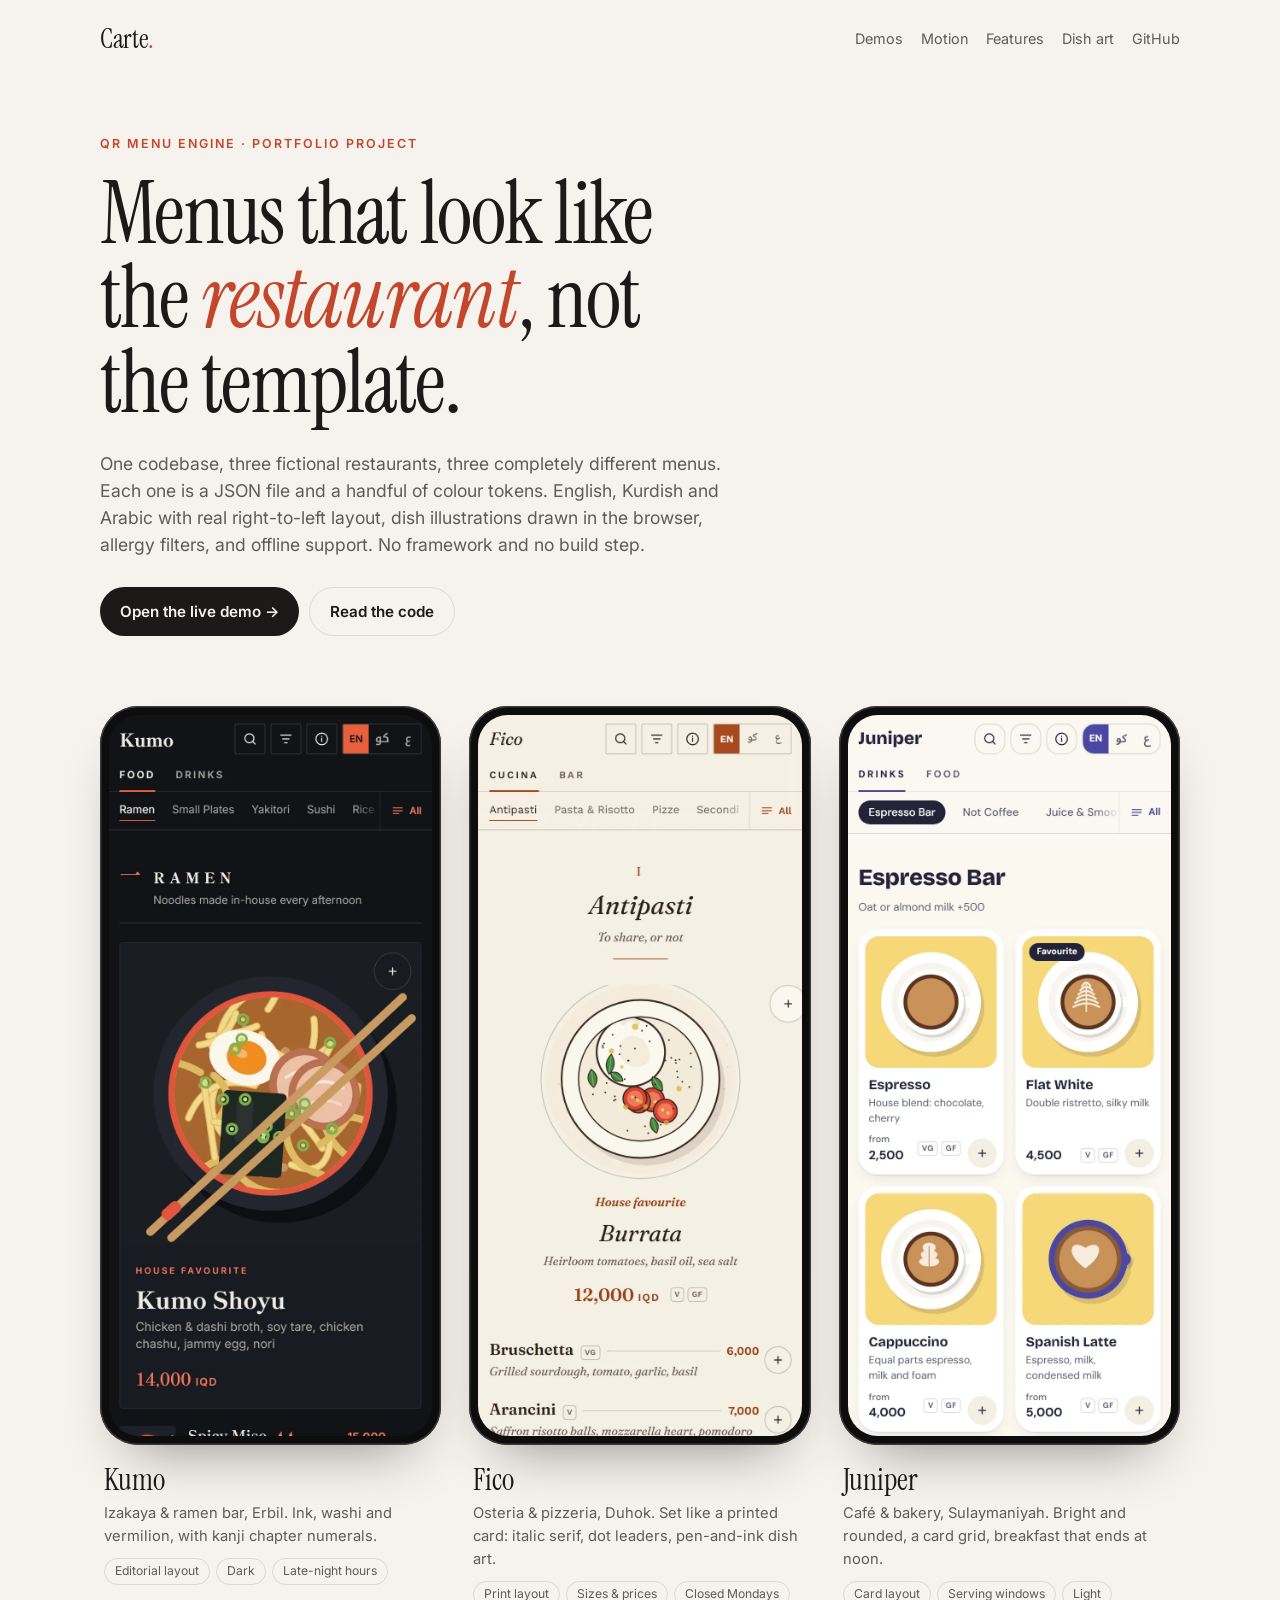
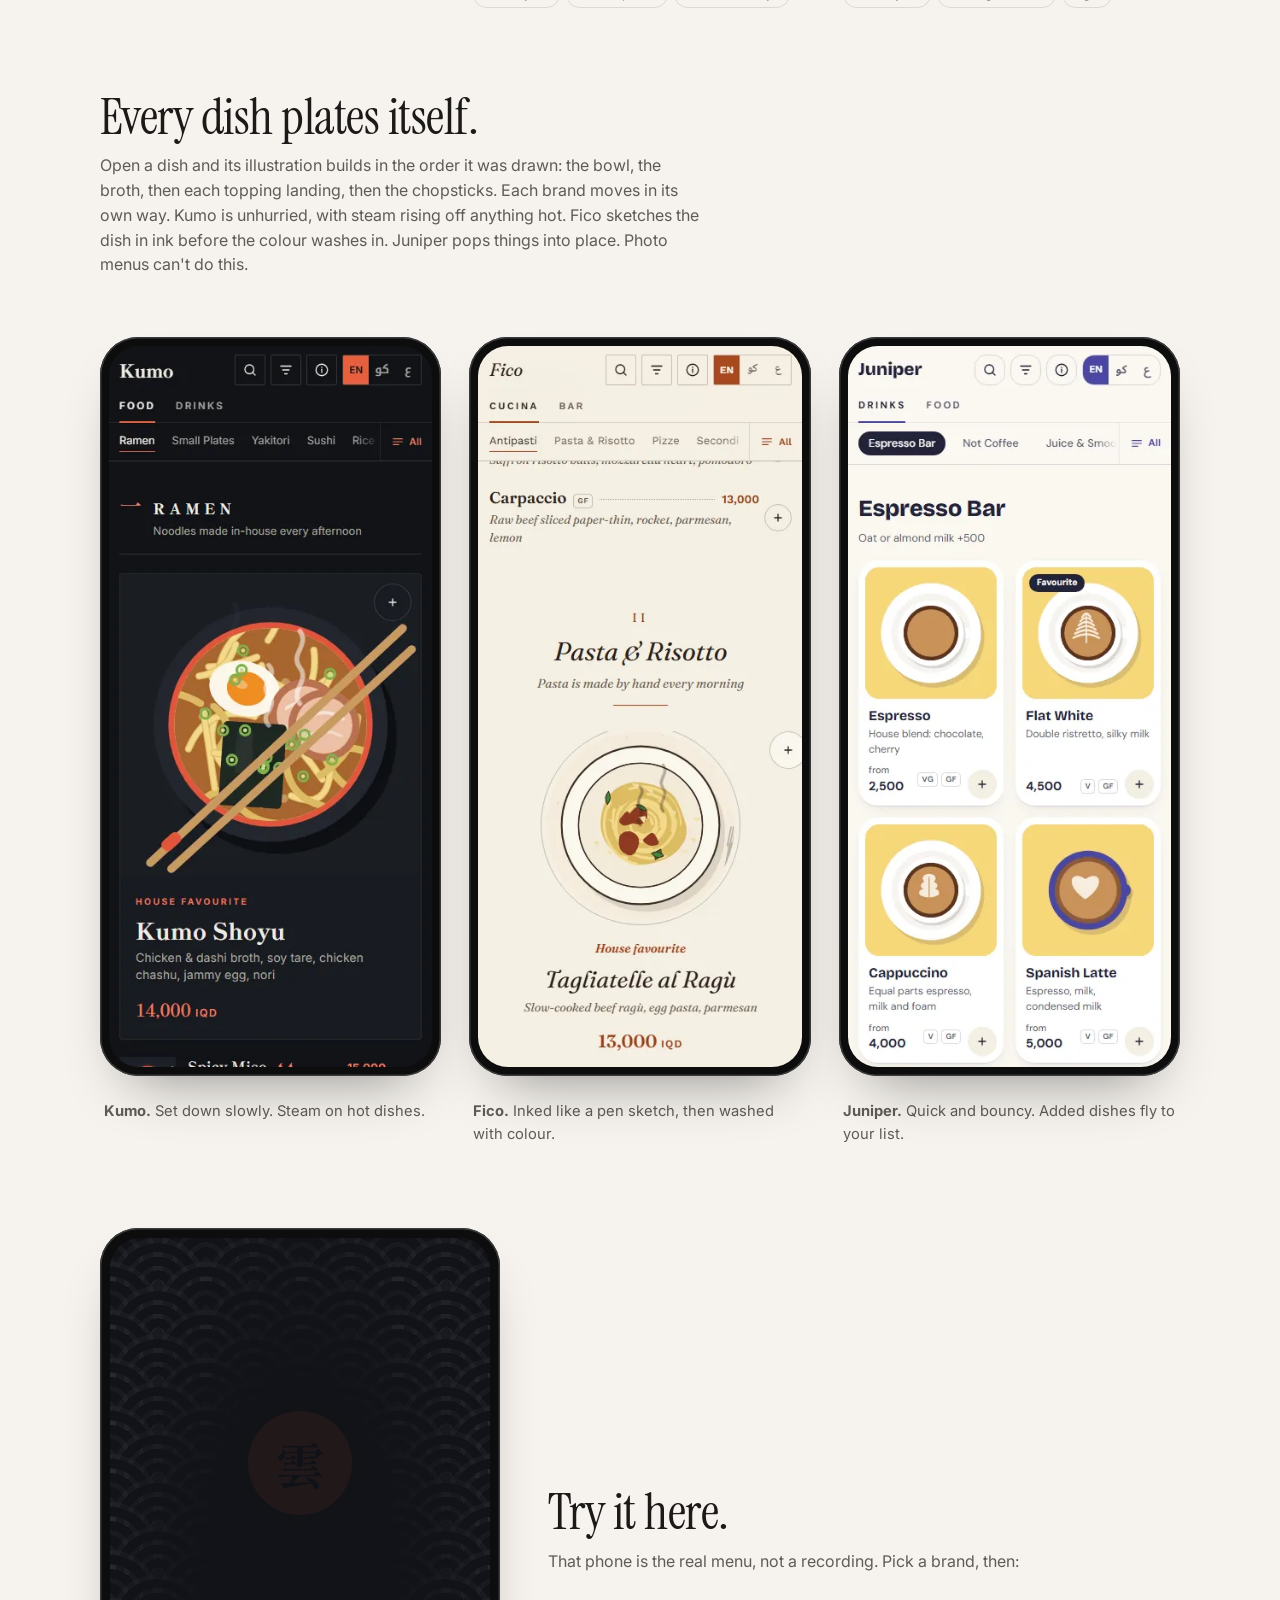
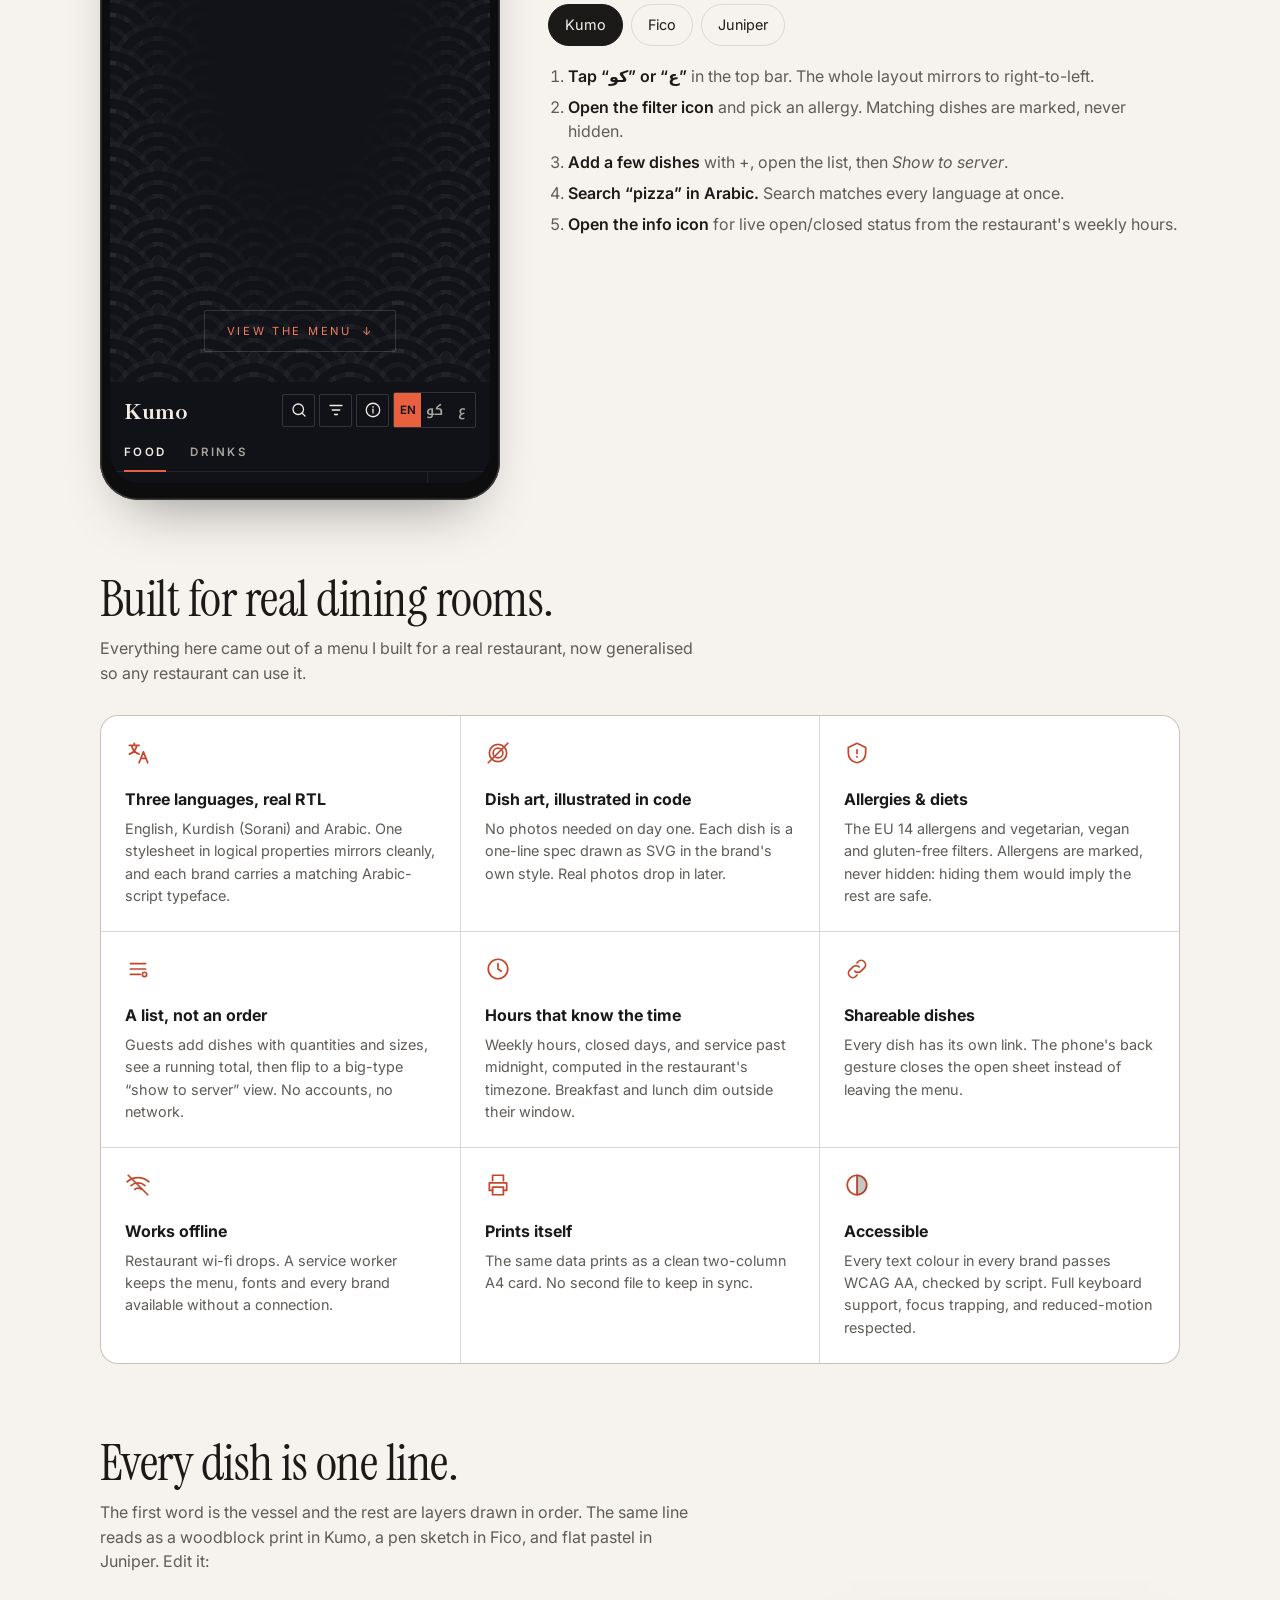
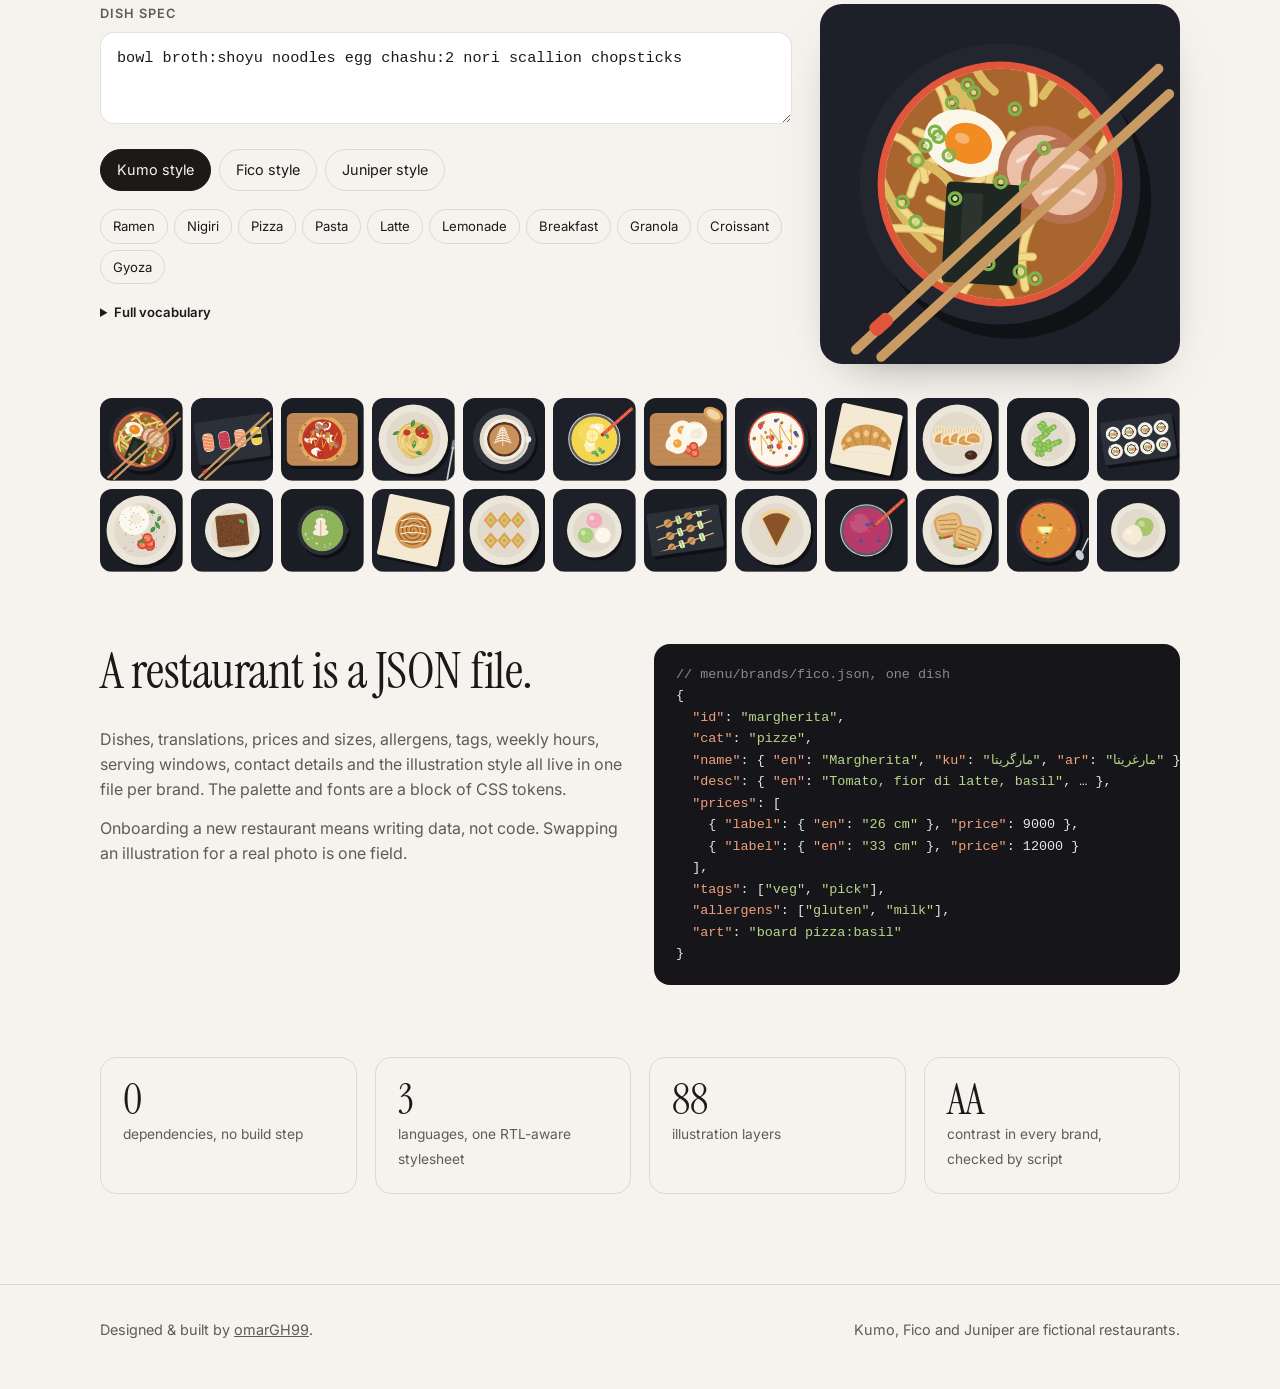
<file: index.html>
<!doctype html>
<html lang="en">
<head>
<meta charset="utf-8">
<meta name="viewport" content="width=device-width, initial-scale=1">
<title>Carte · QR menus, designed</title>
<meta name="description" content="A multilingual QR menu engine: three fictional restaurants, one codebase. English, Kurdish and Arabic with real RTL, dish art illustrated in code, allergy filters, offline support.">
<meta property="og:title" content="Carte · QR menus, designed">
<meta property="og:description" content="One menu engine, any restaurant. Trilingual, RTL, illustrated, offline.">
<meta property="og:image" content="assets/og.png">
<meta name="theme-color" content="#f6f3ee">
<link rel="icon" href="menu/icon.svg" type="image/svg+xml">
<link rel="preconnect" href="https://fonts.googleapis.com">
<link rel="preconnect" href="https://fonts.gstatic.com" crossorigin>
<link rel="stylesheet" href="https://fonts.googleapis.com/css2?family=Instrument+Serif:ital@0;1&family=Inter:wght@400;500;600&display=swap">
<style>
  :root {
    --bg: #f6f3ee;
    --surface: #ffffff;
    --ink: #1b1a19;
    --muted: #5f5b56;
    --line: rgba(27, 26, 25, 0.12);
    --accent: #c4472b;
    --kumo: #111318;
    --fico: #f5efe3;
    --juniper: #f6d77a;
    --serif: 'Instrument Serif', Georgia, serif;
    --sans: 'Inter', system-ui, -apple-system, 'Segoe UI', sans-serif;
  }
  @media (prefers-color-scheme: dark) {
    :root:not([data-theme="light"]) {
      --bg: #141312;
      --surface: #1d1c1a;
      --ink: #f2efea;
      --muted: #a9a49d;
      --line: rgba(242, 239, 234, 0.14);
      --accent: #ec7a5c;
    }
  }

  * { box-sizing: border-box; }
  html { scroll-behavior: smooth; }
  body { margin: 0; background: var(--bg); color: var(--ink); font-family: var(--sans); line-height: 1.55; }
  a { color: inherit; }
  img { display: block; max-inline-size: 100%; }
  .wrap { max-inline-size: 1120px; margin: 0 auto; padding: 0 20px; }

  /* nav */
  .nav { display: flex; align-items: center; justify-content: space-between; gap: 16px; padding: 18px 0; }
  .brand { font-family: var(--serif); font-size: 1.7rem; text-decoration: none; letter-spacing: -0.01em; }
  .brand i { color: var(--accent); }
  .nav ul { display: flex; gap: 18px; margin: 0; padding: 0; list-style: none; font-size: 0.9rem; }
  .nav ul a { text-decoration: none; color: var(--muted); }
  .nav ul a:hover { color: var(--ink); }
  @media (max-width: 560px) { .nav ul li:not(:last-child) { display: none; } }

  /* hero */
  .hero { padding: 56px 0 40px; }
  .eyebrow { margin: 0 0 18px; font-size: 0.78rem; font-weight: 600; letter-spacing: 0.16em; text-transform: uppercase; color: var(--accent); }
  h1 { margin: 0; max-inline-size: 15ch; font-family: var(--serif); font-weight: 400; font-size: clamp(2.8rem, 8vw, 5.4rem); line-height: 0.98; letter-spacing: -0.02em; }
  h1 em { color: var(--accent); }
  .lede { max-inline-size: 58ch; margin: 24px 0 0; font-size: 1.1rem; color: var(--muted); }
  .ctas { display: flex; flex-wrap: wrap; gap: 10px; margin-top: 28px; }
  .btn { display: inline-flex; align-items: center; gap: 8px; padding: 12px 20px; border-radius: 999px; font-weight: 600; font-size: 0.95rem; text-decoration: none; }
  .btn-solid { background: var(--ink); color: var(--bg); }
  .btn-line { border: 1px solid var(--line); }
  .btn-line:hover { border-color: var(--ink); }

  /* phones */
  .phones { display: grid; grid-template-columns: repeat(3, minmax(0, 1fr)); gap: 28px; padding: 30px 0 10px; }
  @media (max-width: 820px) {
    .phones { grid-template-columns: none; grid-auto-flow: column; grid-auto-columns: 74%; overflow-x: auto; scroll-snap-type: x mandatory; padding-bottom: 14px; margin: 0 -20px; padding-inline: 20px; }
    .phones > * { scroll-snap-align: center; }
  }
  .demo { margin: 0; }
  .phone {
    position: relative;
    display: block;
    aspect-ratio: 390 / 844;
    border-radius: 38px;
    padding: 9px;
    background: #0d0d0e;
    box-shadow: 0 30px 60px -30px rgba(0, 0, 0, 0.45), inset 0 0 0 1.5px #3a3a3c;
    transition: transform 0.3s ease;
  }
  .phone:hover { transform: translateY(-6px); }
  .phone img { inline-size: 100%; block-size: 100%; object-fit: cover; object-position: top; border-radius: 30px; }
  .demo figcaption { padding: 18px 4px 0; }
  .demo h2 { margin: 0; font-family: var(--serif); font-weight: 400; font-size: 1.9rem; line-height: 1.1; }
  .demo p { margin: 6px 0 0; font-size: 0.92rem; color: var(--muted); }
  .demo .tags { display: flex; flex-wrap: wrap; gap: 6px; margin-top: 10px; }
  .tag { padding: 3px 10px; border: 1px solid var(--line); border-radius: 999px; font-size: 0.76rem; color: var(--muted); }

  section { padding: 72px 0 0; }
  .sec-head { display: grid; gap: 10px; margin-bottom: 30px; }
  h2.title { margin: 0; font-family: var(--serif); font-weight: 400; font-size: clamp(2rem, 5vw, 3.2rem); line-height: 1.05; letter-spacing: -0.01em; }
  .sec-head p { margin: 0; max-inline-size: 60ch; color: var(--muted); }

  /* try it */
  .try { display: grid; grid-template-columns: 400px minmax(0, 1fr); gap: 48px; align-items: center; }
  @media (max-width: 900px) { .try { grid-template-columns: 1fr; } .try .phone { display: none; } }
  .try .phone { inline-size: 400px; padding: 10px; }
  .narrow-only { display: none; }
  @media (max-width: 900px) { .wide-only { display: none; } .narrow-only { display: inline; } }
  .try iframe { inline-size: 100%; block-size: 100%; border: 0; border-radius: 30px; background: #111; }
  .switch { display: flex; flex-wrap: wrap; gap: 8px; margin: 18px 0; }
  .switch button { padding: 9px 16px; border: 1px solid var(--line); border-radius: 999px; background: none; color: var(--ink); font: inherit; font-size: 0.9rem; cursor: pointer; }
  .switch button[aria-pressed="true"] { background: var(--ink); color: var(--bg); border-color: var(--ink); }
  .steps { margin: 0; padding-inline-start: 20px; color: var(--muted); }
  .steps li { margin: 6px 0; }
  .steps strong { color: var(--ink); font-weight: 600; }

  /* features */
  .features { display: grid; grid-template-columns: repeat(3, minmax(0, 1fr)); gap: 1px; background: var(--line); border: 1px solid var(--line); border-radius: 18px; overflow: hidden; }
  @media (max-width: 900px) { .features { grid-template-columns: repeat(2, minmax(0, 1fr)); } }
  @media (max-width: 560px) { .features { grid-template-columns: 1fr; } }
  .feature { padding: 24px; background: var(--surface); }
  .feature h3 { margin: 0 0 6px; font-size: 1rem; }
  .feature p { margin: 0; font-size: 0.9rem; color: var(--muted); }
  .feature svg { inline-size: 26px; block-size: 26px; margin-bottom: 14px; fill: none; stroke: var(--accent); stroke-width: 1.6; stroke-linecap: round; stroke-linejoin: round; }

  /* art playground */
  .play { display: grid; grid-template-columns: minmax(0, 1fr) 360px; gap: 28px; align-items: start; }
  @media (max-width: 820px) { .play { grid-template-columns: 1fr; } }
  .play label { display: block; margin-bottom: 8px; font-size: 0.8rem; font-weight: 600; letter-spacing: 0.08em; text-transform: uppercase; color: var(--muted); }
  .play textarea {
    inline-size: 100%;
    min-block-size: 92px;
    padding: 14px 16px;
    border: 1px solid var(--line);
    border-radius: 14px;
    background: var(--surface);
    color: var(--ink);
    font: 500 0.95rem/1.5 ui-monospace, 'Cascadia Code', Menlo, monospace;
    resize: vertical;
  }
  .presets { display: flex; flex-wrap: wrap; gap: 6px; margin-top: 14px; }
  .presets button { padding: 6px 12px; border: 1px solid var(--line); border-radius: 999px; background: none; color: var(--ink); font: inherit; font-size: 0.82rem; cursor: pointer; }
  .presets button:hover { border-color: var(--ink); }
  .canvas { aspect-ratio: 1; border-radius: 22px; overflow: hidden; box-shadow: 0 20px 50px -30px rgba(0, 0, 0, 0.5); }
  .canvas svg { display: block; inline-size: 100%; block-size: 100%; }
  .vocab { margin-top: 18px; font-size: 0.82rem; color: var(--muted); }
  .vocab summary { cursor: pointer; font-weight: 600; color: var(--ink); }
  .vocab p { margin: 10px 0 0; }
  .vocab code { font-size: 0.78rem; }
  .gallery { display: grid; grid-template-columns: repeat(12, minmax(0, 1fr)); gap: 8px; margin-top: 34px; }
  @media (max-width: 820px) { .gallery { grid-template-columns: repeat(6, minmax(0, 1fr)); } }
  .gallery div { aspect-ratio: 1; border-radius: 12px; overflow: hidden; }
  .gallery svg { display: block; inline-size: 100%; block-size: 100%; }

  /* stats + code */
  .stats { display: grid; grid-template-columns: repeat(auto-fit, minmax(160px, 1fr)); gap: 18px; }
  .stat { padding: 22px; border: 1px solid var(--line); border-radius: 16px; }
  .stat b { display: block; font-family: var(--serif); font-weight: 400; font-size: 2.6rem; line-height: 1; }
  .stat span { font-size: 0.86rem; color: var(--muted); }
  pre {
    margin: 0;
    padding: 20px 22px;
    border-radius: 16px;
    background: #16161a;
    color: #e8e6e3;
    font: 0.84rem/1.6 ui-monospace, 'Cascadia Code', Menlo, monospace;
    overflow-x: auto;
  }
  pre .k { color: #f2a07b; }
  pre .s { color: #b9d68a; }
  pre .c { color: #8a8a94; }
  .split { display: grid; grid-template-columns: minmax(0, 1fr) minmax(0, 1fr); gap: 28px; align-items: start; }
  @media (max-width: 820px) { .split { grid-template-columns: 1fr; } }
  .split p { margin: 0 0 14px; color: var(--muted); }

  footer { margin-top: 90px; padding: 34px 0 48px; border-top: 1px solid var(--line); font-size: 0.9rem; color: var(--muted); }
  footer .wrap { display: flex; flex-wrap: wrap; justify-content: space-between; gap: 14px; }

  @media (prefers-reduced-motion: reduce) { * { transition: none !important; scroll-behavior: auto !important; } }
</style>
</head>
<body>

<div class="wrap">
  <nav class="nav" aria-label="Main">
    <a class="brand" href="./">Carte<i>.</i></a>
    <ul>
      <li><a href="#demos">Demos</a></li>
      <li><a href="#motion">Motion</a></li>
      <li><a href="#features">Features</a></li>
      <li><a href="#art">Dish art</a></li>
      <li><a href="https://github.com/omarGH99/carte">GitHub</a></li>
    </ul>
  </nav>

  <header class="hero">
    <p class="eyebrow">QR menu engine · portfolio project</p>
    <h1>Menus that look like the <em>restaurant</em>, not the template.</h1>
    <p class="lede">One codebase, three fictional restaurants, three completely different menus. Each one is a JSON file and a handful of colour tokens. English, Kurdish and Arabic with real right-to-left layout, dish illustrations drawn in the browser, allergy filters, and offline support. No framework and no build step.</p>
    <div class="ctas">
      <a class="btn btn-solid" href="menu/?b=kumo">Open the live demo →</a>
      <a class="btn btn-line" href="https://github.com/omarGH99/carte">Read the code</a>
    </div>
  </header>

  <div class="phones" id="demos">
    <figure class="demo">
      <a class="phone" href="menu/?b=kumo" aria-label="Open the Kumo demo"><img src="assets/shots/kumo-menu.webp" alt="Kumo menu: dark editorial layout with an illustrated house favourite" width="390" height="844" loading="lazy"></a>
      <figcaption>
        <h2>Kumo</h2>
        <p>Izakaya &amp; ramen bar, Erbil. Ink, washi and vermilion, with kanji chapter numerals.</p>
        <div class="tags"><span class="tag">Editorial layout</span><span class="tag">Dark</span><span class="tag">Late-night hours</span></div>
      </figcaption>
    </figure>
    <figure class="demo">
      <a class="phone" href="menu/?b=fico" aria-label="Open the Fico demo"><img src="assets/shots/fico-menu.webp" alt="Fico menu: printed-card layout on warm paper with inked illustrations" width="390" height="844" loading="lazy"></a>
      <figcaption>
        <h2>Fico</h2>
        <p>Osteria &amp; pizzeria, Duhok. Set like a printed card: italic serif, dot leaders, pen-and-ink dish art.</p>
        <div class="tags"><span class="tag">Print layout</span><span class="tag">Sizes &amp; prices</span><span class="tag">Closed Mondays</span></div>
      </figcaption>
    </figure>
    <figure class="demo">
      <a class="phone" href="menu/?b=juniper" aria-label="Open the Juniper demo"><img src="assets/shots/juniper-menu.webp" alt="Juniper menu: bright café card grid with pastel tiles" width="390" height="844" loading="lazy"></a>
      <figcaption>
        <h2>Juniper</h2>
        <p>Café &amp; bakery, Sulaymaniyah. Bright and rounded, a card grid, breakfast that ends at noon.</p>
        <div class="tags"><span class="tag">Card layout</span><span class="tag">Serving windows</span><span class="tag">Light</span></div>
      </figcaption>
    </figure>
  </div>

  <section id="motion">
    <div class="sec-head">
      <h2 class="title">Every dish plates itself.</h2>
      <p>Open a dish and its illustration builds in the order it was drawn: the bowl, the broth, then each topping landing, then the chopsticks. Each brand moves in its own way. Kumo is unhurried, with steam rising off anything hot. Fico sketches the dish in ink before the colour washes in. Juniper pops things into place. Photo menus can't do this.</p>
    </div>
    <div class="phones">
      <figure class="demo"><div class="phone"><img src="assets/motion/kumo-plating.webp" alt="Kumo: a ramen bowl assembling layer by layer, with steam" width="390" height="844" loading="lazy"></div><figcaption><p><strong>Kumo.</strong> Set down slowly. Steam on hot dishes.</p></figcaption></figure>
      <figure class="demo"><div class="phone"><img src="assets/motion/fico-plating.webp" alt="Fico: a pasta dish drawn in ink, then coloured in" width="390" height="844" loading="lazy"></div><figcaption><p><strong>Fico.</strong> Inked like a pen sketch, then washed with colour.</p></figcaption></figure>
      <figure class="demo"><div class="phone"><img src="assets/motion/juniper-add-to-list.webp" alt="Juniper: adding a flat white, which flies into the list bar" width="390" height="844" loading="lazy"></div><figcaption><p><strong>Juniper.</strong> Quick and bouncy. Added dishes fly to your list.</p></figcaption></figure>
    </div>
  </section>

  <section id="try">
    <div class="try">
      <div class="phone"><iframe id="live" title="Live menu demo" src="about:blank" data-src="menu/?b=kumo&amp;demo=0" loading="lazy"></iframe></div>
      <div>
        <div class="sec-head">
          <h2 class="title">Try it here.</h2>
          <p><span class="wide-only">That phone is the real menu, not a recording. </span>Pick a brand<span class="narrow-only"> to open it</span>, then:</p>
        </div>
        <div class="switch" role="group" aria-label="Brand">
          <button type="button" data-brand="kumo" aria-pressed="true">Kumo</button>
          <button type="button" data-brand="fico" aria-pressed="false">Fico</button>
          <button type="button" data-brand="juniper" aria-pressed="false">Juniper</button>
        </div>
        <ol class="steps">
          <li><strong>Tap “کو” or “ع”</strong> in the top bar. The whole layout mirrors to right-to-left.</li>
          <li><strong>Open the filter icon</strong> and pick an allergy. Matching dishes are marked, never hidden.</li>
          <li><strong>Add a few dishes</strong> with +, open the list, then <em>Show to server</em>.</li>
          <li><strong>Search “pizza” in Arabic.</strong> Search matches every language at once.</li>
          <li><strong>Open the info icon</strong> for live open/closed status from the restaurant's weekly hours.</li>
        </ol>
      </div>
    </div>
  </section>

  <section id="features">
    <div class="sec-head">
      <h2 class="title">Built for real dining rooms.</h2>
      <p>Everything here came out of a menu I built for a real restaurant, now generalised so any restaurant can use it.</p>
    </div>
    <div class="features">
      <div class="feature"><svg viewBox="0 0 24 24"><path d="M4 5h9M8.5 3v2M6 5c1 4 4 7 7 8M11 5c-1 4-4 7-7 8"/><path d="M13 21l4-10 4 10M14.5 17h5"/></svg><h3>Three languages, real RTL</h3><p>English, Kurdish (Sorani) and Arabic. One stylesheet in logical properties mirrors cleanly, and each brand carries a matching Arabic-script typeface.</p></div>
      <div class="feature"><svg viewBox="0 0 24 24"><circle cx="12" cy="12" r="8"/><circle cx="12" cy="12" r="4.5"/><path d="M3 21L21 3"/></svg><h3>Dish art, illustrated in code</h3><p>No photos needed on day one. Each dish is a one-line spec drawn as SVG in the brand's own style. Real photos drop in later.</p></div>
      <div class="feature"><svg viewBox="0 0 24 24"><path d="M12 3l8 4v5c0 4.4-3.1 7.9-8 9-4.9-1.1-8-4.6-8-9V7z"/><path d="M12 9v3.5M12 15.4v.4"/></svg><h3>Allergies &amp; diets</h3><p>The EU 14 allergens and vegetarian, vegan and gluten-free filters. Allergens are marked, never hidden: hiding them would imply the rest are safe.</p></div>
      <div class="feature"><svg viewBox="0 0 24 24"><path d="M5 7h14M5 12h14M5 17h9"/><circle cx="18" cy="17" r="2"/></svg><h3>A list, not an order</h3><p>Guests add dishes with quantities and sizes, see a running total, then flip to a big-type “show to server” view. No accounts, no network.</p></div>
      <div class="feature"><svg viewBox="0 0 24 24"><circle cx="12" cy="12" r="9"/><path d="M12 7v5l3 2"/></svg><h3>Hours that know the time</h3><p>Weekly hours, closed days, and service past midnight, computed in the restaurant's timezone. Breakfast and lunch dim outside their window.</p></div>
      <div class="feature"><svg viewBox="0 0 24 24"><path d="M10 14a4 4 0 0 0 5.7 0l3-3a4 4 0 0 0-5.7-5.7l-1 1"/><path d="M14 10a4 4 0 0 0-5.7 0l-3 3a4 4 0 0 0 5.7 5.7l1-1"/></svg><h3>Shareable dishes</h3><p>Every dish has its own link. The phone's back gesture closes the open sheet instead of leaving the menu.</p></div>
      <div class="feature"><svg viewBox="0 0 24 24"><path d="M2 9a15 15 0 0 1 20 0M5.5 12.5a10 10 0 0 1 13 0M9 16a5 5 0 0 1 6 0"/><path d="M3 3l18 18"/></svg><h3>Works offline</h3><p>Restaurant wi-fi drops. A service worker keeps the menu, fonts and every brand available without a connection.</p></div>
      <div class="feature"><svg viewBox="0 0 24 24"><path d="M7 8V3h10v5M7 17H4v-7h16v7h-3"/><path d="M7 14h10v7H7z"/></svg><h3>Prints itself</h3><p>The same data prints as a clean two-column A4 card. No second file to keep in sync.</p></div>
      <div class="feature"><svg viewBox="0 0 24 24"><circle cx="12" cy="12" r="9"/><path d="M12 3v18"/><path d="M12 3a9 9 0 0 1 0 18" fill="currentColor" stroke="none" opacity=".25"/></svg><h3>Accessible</h3><p>Every text colour in every brand passes WCAG AA, checked by script. Full keyboard support, focus trapping, and reduced-motion respected.</p></div>
    </div>
  </section>

  <section id="art">
    <div class="sec-head">
      <h2 class="title">Every dish is one line.</h2>
      <p>The first word is the vessel and the rest are layers drawn in order. The same line reads as a woodblock print in Kumo, a pen sketch in Fico, and flat pastel in Juniper. Edit it:</p>
    </div>
    <div class="play">
      <div>
        <label for="spec">Dish spec</label>
        <textarea id="spec" spellcheck="false">bowl broth:shoyu noodles egg chashu:2 nori scallion chopsticks</textarea>
        <div class="switch" role="group" aria-label="House style" id="style-switch">
          <button type="button" data-style="kumo" aria-pressed="true">Kumo style</button>
          <button type="button" data-style="fico" aria-pressed="false">Fico style</button>
          <button type="button" data-style="juniper" aria-pressed="false">Juniper style</button>
        </div>
        <div class="presets" id="presets"></div>
        <details class="vocab"><summary>Full vocabulary</summary><p id="vocab"></p></details>
      </div>
      <div class="canvas" id="canvas" role="img" aria-label="Illustration drawn from the spec"></div>
    </div>
    <div class="gallery" id="gallery" aria-hidden="true"></div>
  </section>

  <section id="code">
    <div class="split">
      <div>
        <div class="sec-head">
          <h2 class="title">A restaurant is a JSON file.</h2>
        </div>
        <p>Dishes, translations, prices and sizes, allergens, tags, weekly hours, serving windows, contact details and the illustration style all live in one file per brand. The palette and fonts are a block of CSS tokens.</p>
        <p>Onboarding a new restaurant means writing data, not code. Swapping an illustration for a real photo is one field.</p>
      </div>
<pre><span class="c">// menu/brands/fico.json, one dish</span>
{
  <span class="k">"id"</span>: <span class="s">"margherita"</span>,
  <span class="k">"cat"</span>: <span class="s">"pizze"</span>,
  <span class="k">"name"</span>: { <span class="k">"en"</span>: <span class="s">"Margherita"</span>, <span class="k">"ku"</span>: <span class="s">"مارگریتا"</span>, <span class="k">"ar"</span>: <span class="s">"مارغريتا"</span> },
  <span class="k">"desc"</span>: { <span class="k">"en"</span>: <span class="s">"Tomato, fior di latte, basil"</span>, … },
  <span class="k">"prices"</span>: [
    { <span class="k">"label"</span>: { <span class="k">"en"</span>: <span class="s">"26 cm"</span> }, <span class="k">"price"</span>: 9000 },
    { <span class="k">"label"</span>: { <span class="k">"en"</span>: <span class="s">"33 cm"</span> }, <span class="k">"price"</span>: 12000 }
  ],
  <span class="k">"tags"</span>: [<span class="s">"veg"</span>, <span class="s">"pick"</span>],
  <span class="k">"allergens"</span>: [<span class="s">"gluten"</span>, <span class="s">"milk"</span>],
  <span class="k">"art"</span>: <span class="s">"board pizza:basil"</span>
}</pre>
    </div>
  </section>

  <section>
    <div class="stats" id="stats">
      <div class="stat"><b>0</b><span>dependencies, no build step</span></div>
      <div class="stat"><b>3</b><span>languages, one RTL-aware stylesheet</span></div>
      <div class="stat"><b id="stat-layers">80+</b><span>illustration layers</span></div>
      <div class="stat"><b>AA</b><span>contrast in every brand, checked by script</span></div>
    </div>
  </section>
</div>

<footer>
  <div class="wrap">
    <span>Designed &amp; built by <a href="https://github.com/omarGH99">omarGH99</a>.</span>
    <span>Kumo, Fico and Juniper are fictional restaurants.</span>
  </div>
</footer>

<script type="module">
  import { dishSvg, UID, LAYERS, VESSEL_NAMES } from './menu/js/art.js';

  // ---- live phone ----
  const live = document.getElementById('live');
  const loadLive = () => { if (live.src === 'about:blank' || live.getAttribute('src') === 'about:blank') live.src = live.dataset.src; };
  new IntersectionObserver((entries, obs) => {
    if (entries.some((e) => e.isIntersecting)) { loadLive(); obs.disconnect(); }
  }, { rootMargin: '300px' }).observe(live);
  document.querySelector('#try .switch').addEventListener('click', (e) => {
    const b = e.target.closest('[data-brand]');
    if (!b) return;
    for (const x of e.currentTarget.children) x.setAttribute('aria-pressed', String(x === b));
    // On a phone the embedded one is hidden: open the real menu instead.
    if (live.offsetParent === null) { location.href = `menu/?b=${b.dataset.brand}`; return; }
    live.src = `menu/?b=${b.dataset.brand}&demo=0`;
  });

  // ---- art playground ----
  const styles = {};
  await Promise.all(['kumo', 'fico', 'juniper'].map(async (id) => {
    styles[id] = (await (await fetch(`menu/brands/${id}.json`)).json()).art;
  }));
  let style = 'kumo';
  let serial = 0;
  const draw = (spec, seed, tile) => dishSvg({ id: seed, art: spec }, styles[style], tile)
    .replaceAll(UID, `p${(serial += 1)}`);

  const PRESETS = {
    Ramen: 'bowl broth:shoyu noodles egg chashu:2 nori scallion chopsticks',
    Nigiri: 'slate nigiri:salmon:tuna:shrimp:tamago chopsticks',
    Pizza: 'board pizza:salami:mushroom:chili:honey',
    Pasta: 'plate spaghetti:noodle:sauce basil parm fork',
    Latte: 'cup coffee latte:rosetta',
    Lemonade: 'glass drink:#f3d64e ice:4 lemon mint straw',
    Breakfast: 'board friedegg burrata tomato:3 friedegg bread',
    Granola: 'bowl yogurt granola berries:strawberry:3 berries:blueberry:6 drizzle:honey',
    Croissant: 'paper croissant',
    Gyoza: 'plate gyoza:5',
  };

  const spec = document.getElementById('spec');
  const canvas = document.getElementById('canvas');
  const gallery = document.getElementById('gallery');
  const render = () => { canvas.innerHTML = draw(spec.value, 'playground'); };
  const renderGallery = () => {
    const tiles = styles[style].tiles;
    gallery.innerHTML = Object.values(PRESETS).concat([
      'dish edamame', 'slate uramaki:sesame:avocado:salmon:8', 'plate burrata tomato:4 basil oil pepper',
      'dish tiramisu', 'mug foam:matcha latte:tulip', 'paper cinnamonroll', 'plate baklava:6', 'dish mochi',
      'slate skewers:negima:3', 'plate cake:basque', 'glass drink:#b83a6a berries:blueberry:5 berries:raspberry:3 straw',
      'plate sandwich', 'bowl soup:#e0903c wedge oil:#c8452a herbs:#3e8a3a:5 spoon', 'dish icecream:#a9c46a:#f6ecd6',
    ]).map((s, i) => `<div>${draw(s, `g${i}`, tiles[i % tiles.length])}</div>`).join('');
  };

  document.getElementById('presets').innerHTML = Object.keys(PRESETS)
    .map((name) => `<button type="button" data-spec="${PRESETS[name]}">${name}</button>`).join('');
  document.getElementById('presets').addEventListener('click', (e) => {
    const b = e.target.closest('[data-spec]');
    if (!b) return;
    spec.value = b.dataset.spec;
    render();
  });
  document.getElementById('style-switch').addEventListener('click', (e) => {
    const b = e.target.closest('[data-style]');
    if (!b) return;
    style = b.dataset.style;
    for (const x of e.currentTarget.children) x.setAttribute('aria-pressed', String(x === b));
    render();
    renderGallery();
  });
  spec.addEventListener('input', render);

  document.getElementById('vocab').innerHTML = `<strong>Vessels:</strong> <code>${VESSEL_NAMES.join(' ')}</code><br><strong>Layers:</strong> <code>${LAYERS.join(' ')}</code>`;
  document.getElementById('stat-layers').textContent = LAYERS.length;
  render();
  renderGallery();
</script>
</body>
</html>
</file>
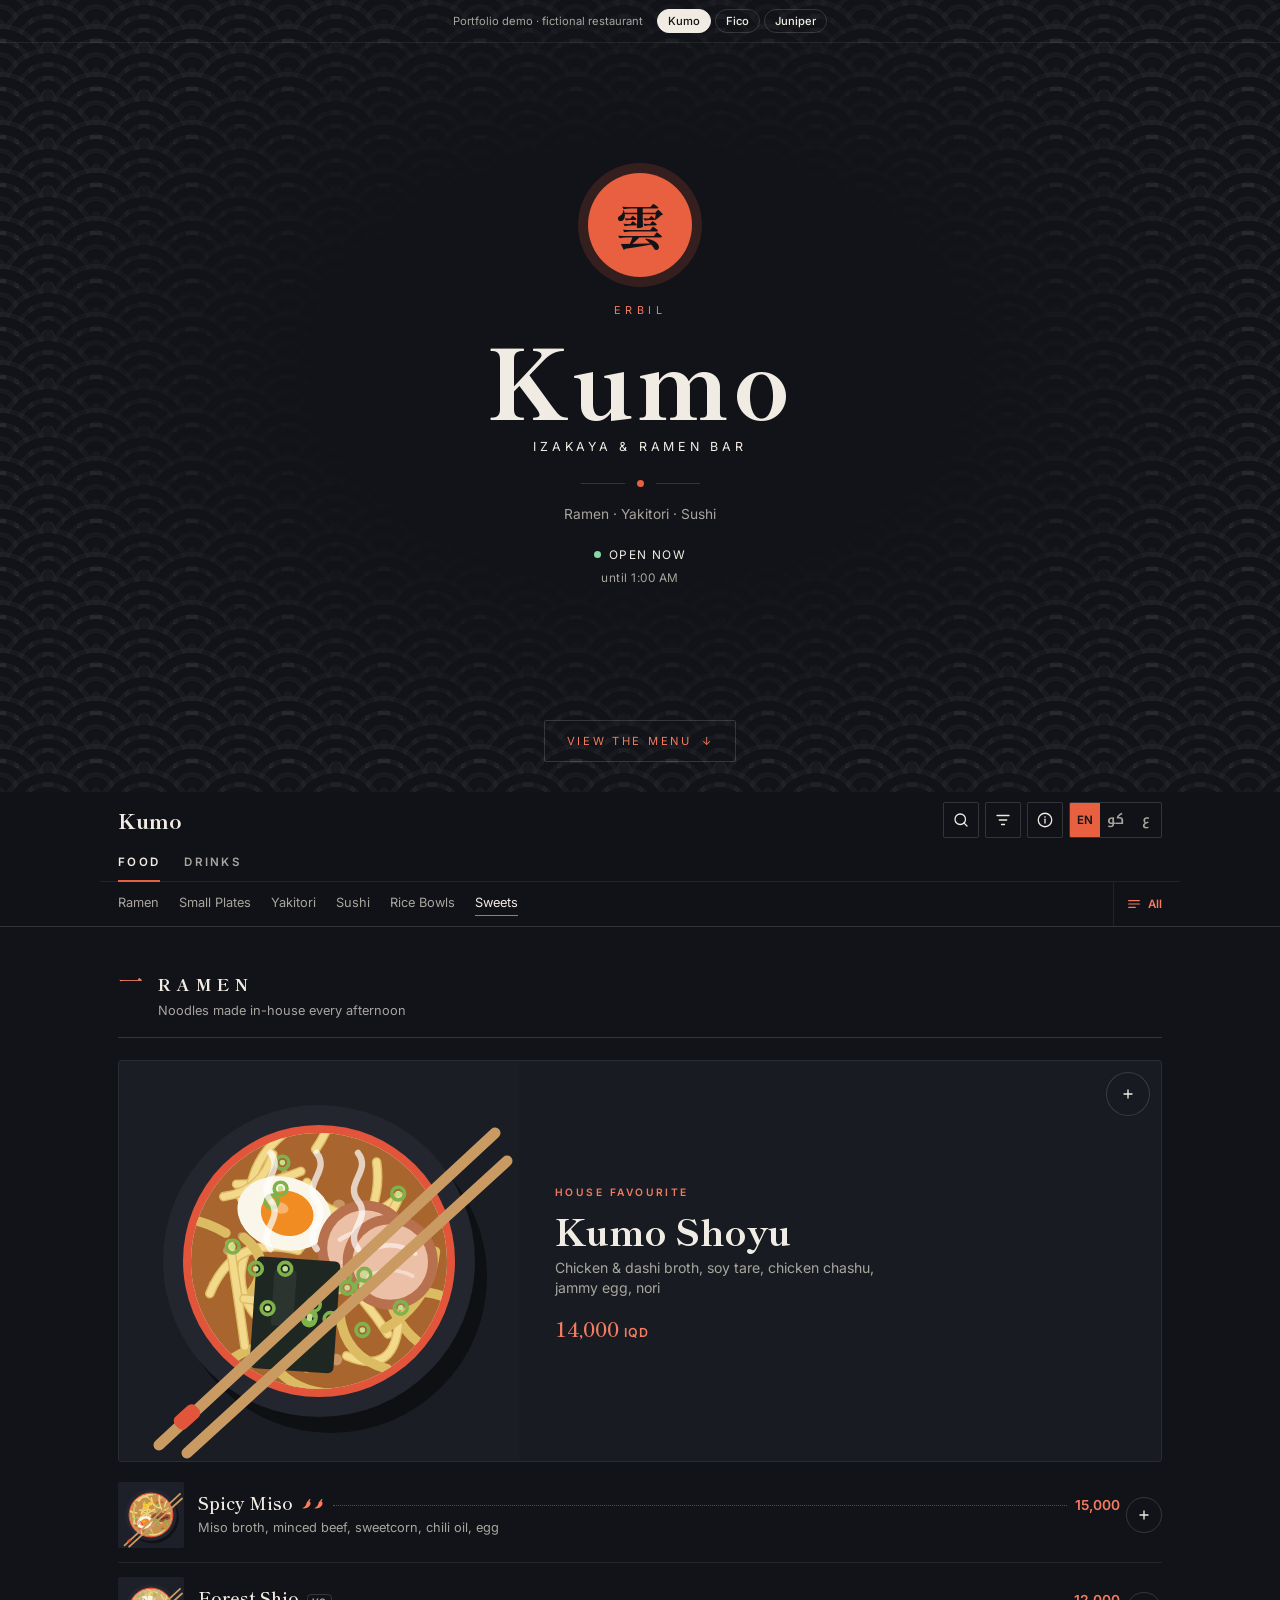
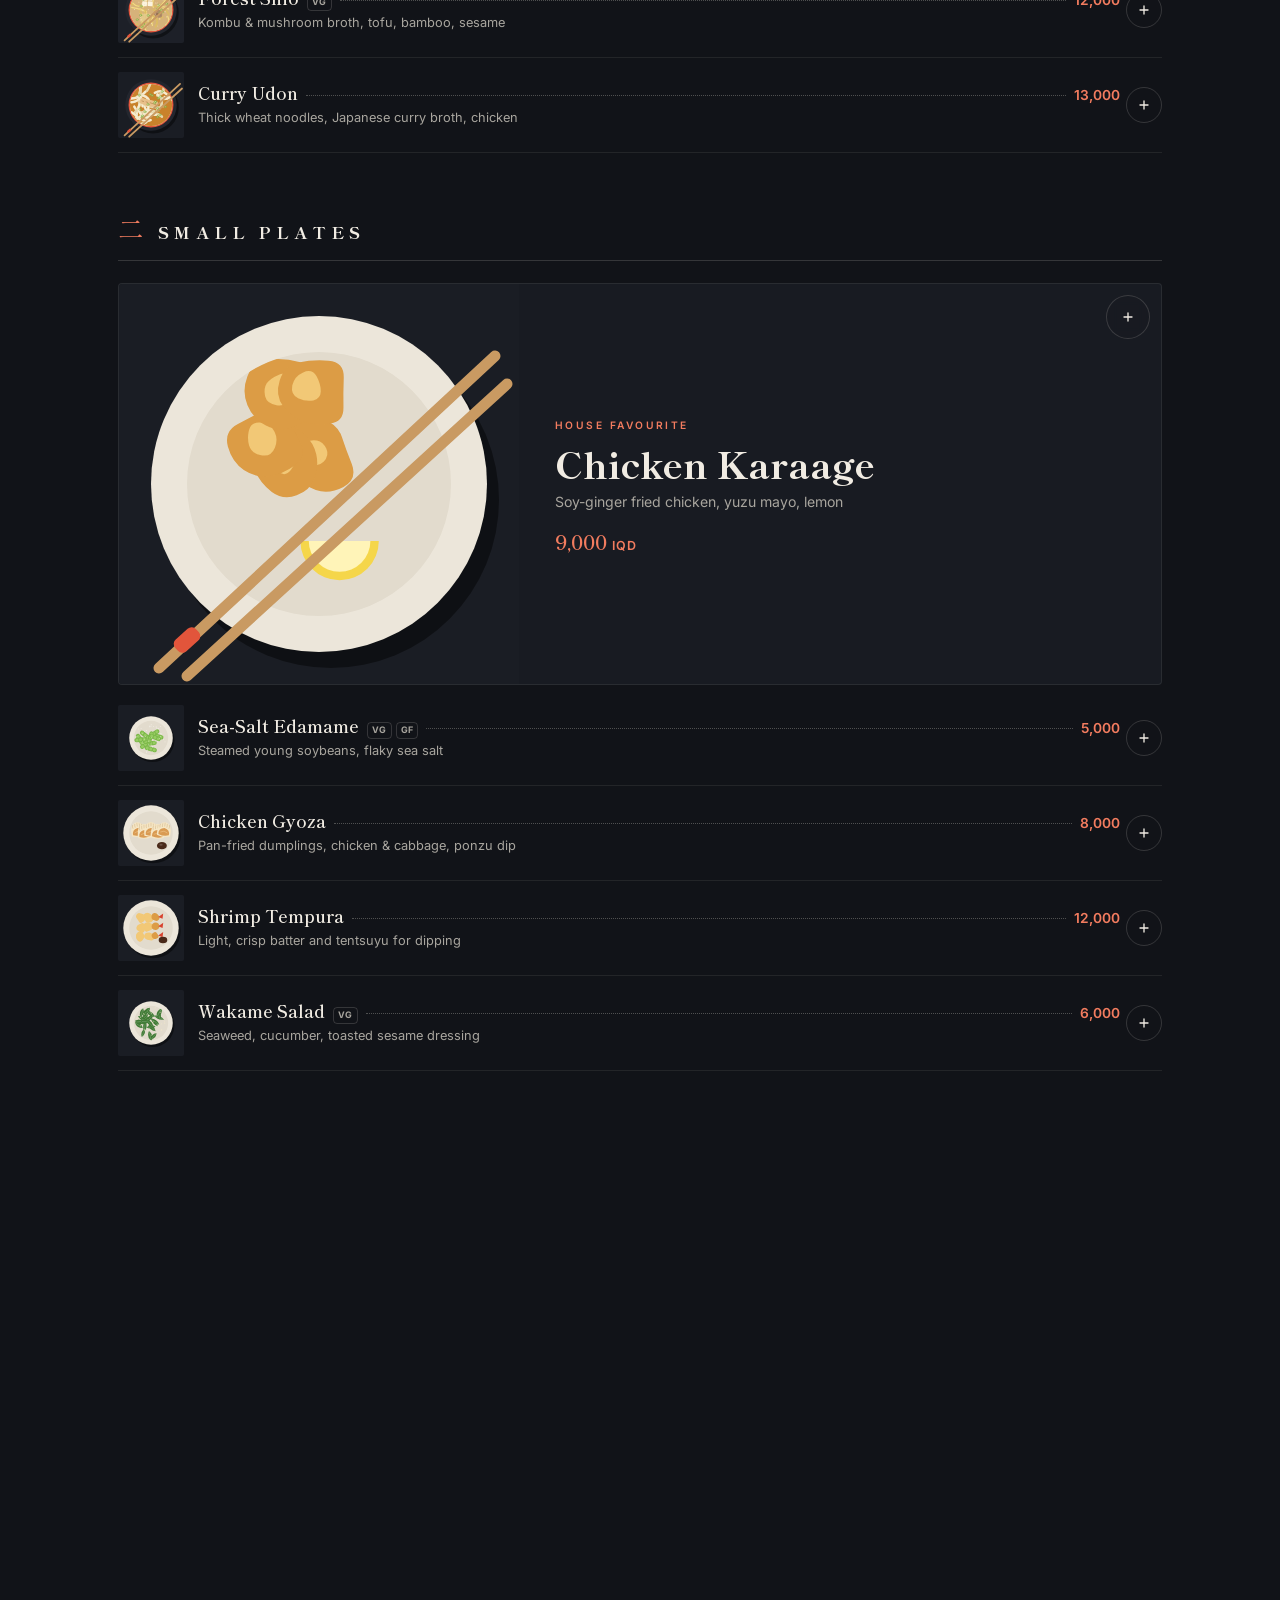
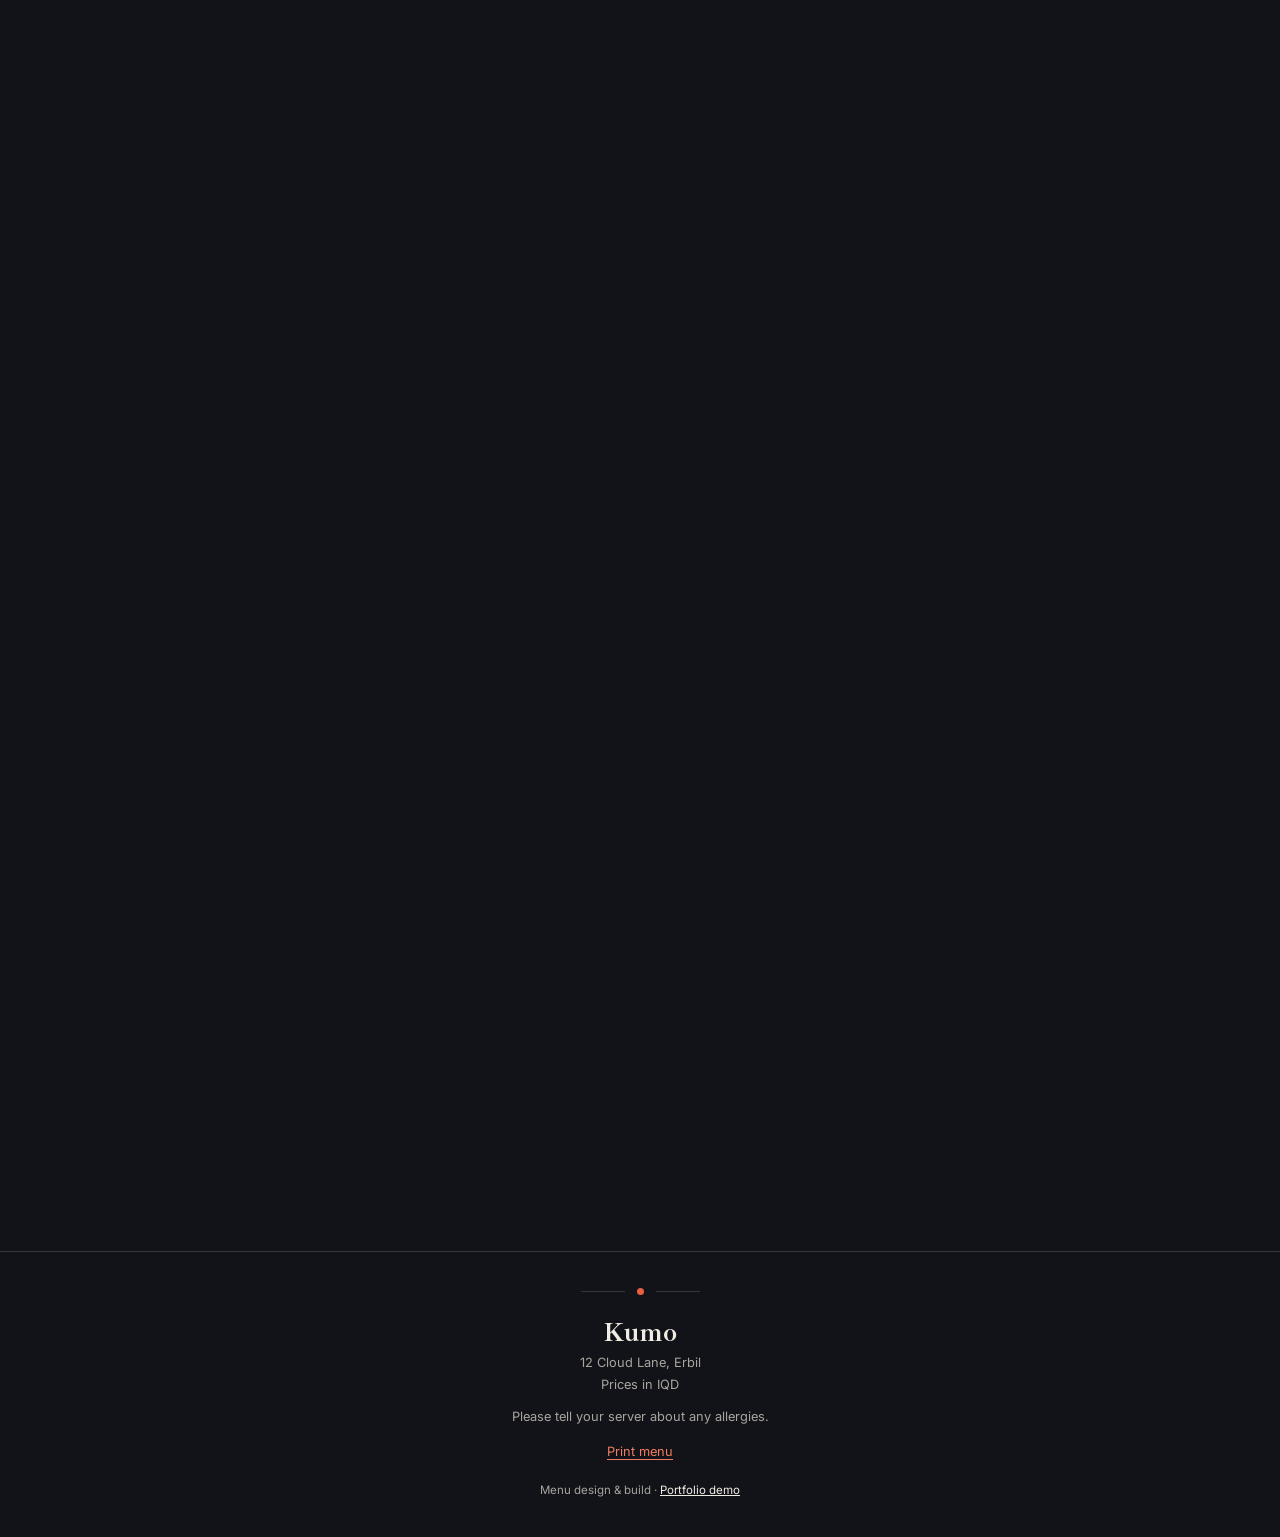
<file: menu/index.html>
<!doctype html>
<html lang="en" dir="ltr">
<head>
<meta charset="utf-8">
<meta name="viewport" content="width=device-width, initial-scale=1, viewport-fit=cover">
<title>Menu</title>
<meta name="description" content="A multilingual QR menu: one engine, any restaurant.">
<meta name="theme-color" content="#111318">
<link rel="manifest" href="manifest.json">
<link rel="icon" href="icon.svg" type="image/svg+xml">
<link rel="preconnect" href="https://fonts.googleapis.com">
<link rel="preconnect" href="https://fonts.gstatic.com" crossorigin>
<script>
  // Runs before first paint. Picks the brand from ?b= (or the last one
  // viewed), sets data-brand so the right palette paints immediately, and
  // starts that brand's fonts downloading. Adding a brand means adding a
  // line here, a JSON file in brands/ and a token block in css/themes.css.
  window.MENU_BRANDS = {
    kumo: { name: 'Kumo', fonts: 'family=Shippori+Mincho:wght@600;800&family=Inter:wght@400;500;600&family=Noto+Kufi+Arabic:wght@400;600;700' },
    fico: { name: 'Fico', fonts: 'family=Fraunces:ital,opsz,wght@0,9..144,400;0,9..144,600;1,9..144,400;1,9..144,600&family=Work+Sans:wght@400;500;600&family=Noto+Naskh+Arabic:wght@400;600;700' },
    juniper: { name: 'Juniper', fonts: 'family=Bricolage+Grotesque:opsz,wght@12..96,500;12..96,700;12..96,800&family=DM+Sans:opsz,wght@9..40,400;9..40,500;9..40,700&family=Noto+Sans+Arabic:wght@400;600;700' }
  };
  (function () {
    var brands = window.MENU_BRANDS;
    var params = new URLSearchParams(location.search);
    var id = params.get('b');
    if (!brands[id]) {
      try { id = localStorage.getItem('menu.brand'); } catch (e) { id = null; }
    }
    if (!brands[id]) id = 'kumo';
    window.MENU_BRAND = id;
    document.documentElement.dataset.brand = id;
    if (params.get('demo') === '0') document.documentElement.dataset.demo = 'off';
    var link = document.createElement('link');
    link.rel = 'stylesheet';
    link.href = 'https://fonts.googleapis.com/css2?' + brands[id].fonts + '&display=swap';
    document.head.appendChild(link);
  })();
</script>
<link rel="stylesheet" href="css/themes.css">
<link rel="stylesheet" href="css/menu.css">
</head>
<body>

<a class="skip" href="#main">Skip to menu</a>

<!-- ---------- hero ---------- -->
<header class="hero" id="hero">
  <div class="demo-ribbon" id="demo-ribbon">
    <span id="demo-text"></span>
    <nav class="demo-brands" id="demo-brands" aria-label="Brands"></nav>
  </div>
  <div class="hero-frame">
    <div class="hero-mark" id="hero-mark" aria-hidden="true"></div>
    <p class="kicker" id="hero-kicker"></p>
    <h1 class="wordmark" id="hero-name"></h1>
    <p class="hero-kind" id="hero-kind"></p>
    <div class="orn" aria-hidden="true"><i></i><b></b><i></i></div>
    <p class="hero-sub" id="hero-sub"></p>
    <p class="hero-status" id="hero-status"></p>
  </div>
  <button class="hero-cue" id="hero-cue" type="button">
    <span id="hero-cue-text"></span>
    <span class="hero-cue-arrow" aria-hidden="true">↓</span>
  </button>
</header>

<!-- ---------- sticky bar ---------- -->
<div class="bar" id="bar">
  <div class="bar-top">
    <button class="bar-mark" id="bar-mark" type="button"></button>
    <div class="bar-actions">
      <button class="ib" id="search-open" type="button"><svg viewBox="0 0 24 24" aria-hidden="true"><circle cx="11" cy="11" r="7"/><path d="M20 20l-4.2-4.2"/></svg></button>
      <button class="ib" id="filter-open" type="button"><svg viewBox="0 0 24 24" aria-hidden="true"><path d="M4 6h16M7 12h10M10 18h4"/></svg><span class="ib-dot" id="filter-dot" hidden></span></button>
      <button class="ib" id="info-open" type="button"><svg viewBox="0 0 24 24" aria-hidden="true"><circle cx="12" cy="12" r="9"/><path d="M12 11v5"/><path d="M12 7.6v.6"/></svg></button>
      <div class="langs" id="langs" role="group"></div>
    </div>
  </div>
  <nav class="groups" id="groups"></nav>
  <div class="rail-row">
    <nav class="rail" id="rail"></nav>
    <button class="rail-all" id="contents-open" type="button">
      <svg viewBox="0 0 24 24" aria-hidden="true"><path d="M4 7h16M4 12h16M4 17h10"/></svg>
      <span id="contents-label"></span>
    </button>
  </div>
</div>

<p class="alert-bar" id="alert-bar" role="status" hidden></p>

<main id="main" tabindex="-1"></main>

<footer class="foot">
  <div class="orn" aria-hidden="true"><i></i><b></b><i></i></div>
  <p class="foot-name" id="foot-name"></p>
  <p id="foot-address"></p>
  <p id="foot-prices"></p>
  <p class="foot-note" id="foot-note"></p>
  <p class="foot-tools">
    <button type="button" class="link" id="print-menu"></button>
  </p>
  <p class="foot-credit" id="foot-credit"></p>
</footer>

<button class="to-top" id="to-top" type="button" hidden>
  <svg viewBox="0 0 24 24" aria-hidden="true"><path d="M12 19V6"/><path d="M6 11.5L12 5.5l6 6"/></svg>
</button>

<!-- A list to show the server: not an order, nothing leaves the phone. -->
<button class="tray" id="tray" type="button" hidden>
  <span class="tray-count" id="tray-count"></span>
  <span class="tray-text" id="tray-text"></span>
  <span class="tray-total" id="tray-total"></span>
</button>

<p class="toast" id="toast" role="status" hidden></p>

<!-- ---------- dish ---------- -->
<div class="ov" id="sheet-wrap" hidden>
  <div class="scrim" data-close></div>
  <div class="sheet" role="dialog" aria-modal="true" aria-labelledby="sheet-name">
    <button class="sheet-close" data-close type="button"><svg viewBox="0 0 24 24" aria-hidden="true"><path d="M6 6l12 12M18 6L6 18"/></svg></button>
    <p class="sheet-alert" id="sheet-alert" hidden></p>
    <div class="sheet-media" id="sheet-media"></div>
    <div class="sheet-body">
      <div class="sheet-head">
        <h2 id="sheet-name"></h2>
        <p class="sheet-price" id="sheet-price"></p>
      </div>
      <div class="sheet-tags" id="sheet-tags"></div>
      <p class="sheet-desc" id="sheet-desc"></p>
      <div class="facts" id="sheet-facts"></div>
    </div>
    <div class="sheet-foot" id="sheet-foot"></div>
  </div>
</div>

<!-- ---------- search ---------- -->
<div class="ov" id="search-wrap" hidden>
  <div class="scrim" data-close></div>
  <div class="panel" role="dialog" aria-modal="true" id="search-panel">
    <div class="panel-head">
      <input type="search" id="search-input" autocomplete="off" spellcheck="false" enterkeyhint="search">
      <button class="tb" data-close id="search-cancel" type="button"></button>
    </div>
    <ul class="results" id="results"></ul>
    <p class="blank" id="search-empty" hidden></p>
  </div>
</div>

<!-- ---------- filters ---------- -->
<div class="ov" id="filter-wrap" hidden>
  <div class="scrim" data-close></div>
  <div class="panel" role="dialog" aria-modal="true" aria-labelledby="filter-title">
    <div class="panel-head">
      <h2 id="filter-title"></h2>
      <button class="tb" id="filter-clear" type="button"></button>
      <button class="tb" data-close id="filter-done" type="button"></button>
    </div>
    <div class="panel-body" id="filter-body"></div>
  </div>
</div>

<!-- ---------- contents ---------- -->
<div class="ov" id="contents-wrap" hidden>
  <div class="scrim" data-close></div>
  <div class="panel" role="dialog" aria-modal="true" aria-labelledby="contents-title">
    <div class="panel-head">
      <h2 id="contents-title"></h2>
      <button class="tb" data-close type="button" id="contents-close"></button>
    </div>
    <div class="panel-body" id="contents-body"></div>
  </div>
</div>

<!-- ---------- my list ---------- -->
<div class="ov" id="list-wrap" hidden>
  <div class="scrim" data-close></div>
  <div class="panel" role="dialog" aria-modal="true" aria-labelledby="list-title">
    <div class="panel-head">
      <h2 id="list-title"></h2>
      <button class="tb" id="list-clear" type="button"></button>
      <button class="tb" data-close type="button" id="list-close"></button>
    </div>
    <p class="lead list-lead" id="list-lead"></p>
    <ul class="lines" id="list-items"></ul>
    <div class="list-foot" id="list-foot"></div>
  </div>
</div>

<!-- ---------- show to server ---------- -->
<div class="ov ov-server" id="server-wrap" hidden>
  <div class="server" role="dialog" aria-modal="true" aria-labelledby="server-title">
    <button class="sheet-close" data-close type="button"><svg viewBox="0 0 24 24" aria-hidden="true"><path d="M6 6l12 12M18 6L6 18"/></svg></button>
    <h2 id="server-title"></h2>
    <ul id="server-items"></ul>
    <p class="server-total" id="server-total"></p>
    <p class="server-note" id="server-note"></p>
  </div>
</div>

<!-- ---------- info ---------- -->
<div class="ov" id="info-wrap" hidden>
  <div class="scrim" data-close></div>
  <div class="panel" role="dialog" aria-modal="true" aria-labelledby="info-title">
    <div class="panel-head">
      <h2 id="info-title"></h2>
      <button class="tb" data-close type="button" id="info-close"></button>
    </div>
    <div class="panel-body" id="info-body"></div>
  </div>
</div>

<script type="module" src="js/app.js"></script>
</body>
</html>
</file>
<file: menu/css/themes.css>
/* Brand tokens.
   Each brand fills the same slots; menu.css only ever reads tokens. A new
   brand is one block here plus its JSON file. Contrast for every text pair
   is checked by tools/check_contrast.mjs (WCAG AA, 4.5:1 for body text). */

/* ---------- Kumo: ink, washi and vermilion ---------- */
:root[data-brand="kumo"] {
  --bg: #111318;
  --surface: #181b22;
  --surface-2: #21252e;
  --ink: #f1ece3;
  --muted: #a8a59e;
  --accent: #e8603f;
  --accent-ink: #f27c5f;
  --on-accent: #111318;
  --line: rgba(241, 236, 227, 0.16);
  --line-soft: rgba(241, 236, 227, 0.08);
  --leader: rgba(241, 236, 227, 0.28);
  --danger: #ff9f8f;
  --danger-bg: #43150f;
  --danger-line: #9b3a2a;
  --open: #86d9a6;
  --spicy: #ff7a5c;
  --scrim: rgba(5, 6, 8, 0.74);
  --pattern: rgba(241, 236, 227, 0.035);

  --font-display: 'Shippori Mincho', 'Times New Roman', serif;
  --font-body: 'Inter', system-ui, -apple-system, 'Segoe UI', sans-serif;
  --font-display-rtl: 'Noto Kufi Arabic', 'Segoe UI', Tahoma, sans-serif;
  --font-body-rtl: 'Noto Kufi Arabic', 'Segoe UI', Tahoma, sans-serif;
  --display-weight: 800;
  --head-case: uppercase;
  --head-tracking: 0.32em;
  --radius: 2px;
  --radius-lg: 4px;
  --thumb-radius: 2px;
}

/* ---------- Fico: a printed card on warm paper ---------- */
:root[data-brand="fico"] {
  --bg: #f5efe3;
  --surface: #fbf7ef;
  --surface-2: #efe6d4;
  --ink: #2b211c;
  --muted: #6b5c50;
  --accent: #a8481f;
  --accent-ink: #9a3f19;
  --on-accent: #fffaf2;
  --line: rgba(43, 33, 28, 0.24);
  --line-soft: rgba(43, 33, 28, 0.12);
  --leader: rgba(43, 33, 28, 0.38);
  --danger: #8f2316;
  --danger-bg: #f8e1d9;
  --danger-line: #d79a88;
  --open: #3f6b2a;
  --spicy: #b8321c;
  --scrim: rgba(43, 33, 28, 0.5);
  --pattern: rgba(43, 33, 28, 0.05);

  --font-display: 'Fraunces', Georgia, 'Times New Roman', serif;
  --font-body: 'Work Sans', system-ui, -apple-system, 'Segoe UI', sans-serif;
  --font-display-rtl: 'Noto Naskh Arabic', 'Times New Roman', serif;
  --font-body-rtl: 'Noto Naskh Arabic', 'Segoe UI', Tahoma, serif;
  --display-weight: 600;
  --head-case: none;
  --head-tracking: 0;
  --radius: 2px;
  --radius-lg: 3px;
  --thumb-radius: 50%;
}

/* ---------- Juniper: bright, rounded, friendly ---------- */
:root[data-brand="juniper"] {
  --bg: #fbf8f1;
  --surface: #ffffff;
  --surface-2: #f3eee2;
  --ink: #23233a;
  --muted: #5c5c70;
  --accent: #4a47a3;
  --accent-ink: #4a47a3;
  --on-accent: #ffffff;
  --line: rgba(35, 35, 58, 0.16);
  --line-soft: rgba(35, 35, 58, 0.08);
  --leader: rgba(35, 35, 58, 0.3);
  --danger: #a3261b;
  --danger-bg: #fde7e2;
  --danger-line: #eaa79c;
  --open: #2d7a4b;
  --spicy: #d2452b;
  --scrim: rgba(35, 35, 58, 0.45);
  --pattern: rgba(74, 71, 163, 0.06);
  --butter: #f6d77a;
  --sage: #cfe0c3;
  --blush: #f4c7b8;
  --lilac: #c9cdee;

  --font-display: 'Bricolage Grotesque', system-ui, sans-serif;
  --font-body: 'DM Sans', system-ui, -apple-system, 'Segoe UI', sans-serif;
  --font-display-rtl: 'Noto Sans Arabic', 'Segoe UI', Tahoma, sans-serif;
  --font-body-rtl: 'Noto Sans Arabic', 'Segoe UI', Tahoma, sans-serif;
  --display-weight: 800;
  --head-case: none;
  --head-tracking: -0.01em;
  --radius: 14px;
  --radius-lg: 22px;
  --thumb-radius: 14px;
}
</file>
<file: menu/css/menu.css>
/* The menu engine's stylesheet.

   Reads brand tokens from themes.css and never names a colour itself, so
   every brand gets the whole UI for free. Layout differences hang off
   [data-layout] (editorial / print / cards), brand flourishes off
   [data-brand]. Written in logical properties throughout, so the same rules
   serve English LTR and Kurdish / Arabic RTL. */

:root {
  --bar-h: 120px;
  --gutter: 18px;
  --display: var(--font-display);
  --body: var(--font-body);
}
:root[dir="rtl"] {
  --display: var(--font-display-rtl);
  --body: var(--font-body-rtl);
  --head-tracking: 0;
}
/* Arabic script has no italic; the browser would fake one by slanting the
   glyphs, which reads as a mistake. Brand italics stay Latin-only. */
:root[dir="rtl"] body * { font-style: normal !important; }

* { box-sizing: border-box; }

/* An author `display` beats the UA rule for [hidden]; this puts it back. */
[hidden] { display: none !important; }

html { scroll-behavior: smooth; -webkit-text-size-adjust: 100%; }
@media (prefers-reduced-motion: reduce) { html { scroll-behavior: auto; } }

body {
  margin: 0;
  background: var(--bg);
  color: var(--ink);
  font-family: var(--body);
  line-height: 1.45;
  overscroll-behavior-y: none;
}
body.locked { overflow: hidden; }

button { font: inherit; color: inherit; }
svg.art { display: block; inline-size: 100%; block-size: 100%; }
:focus-visible { outline: 2px solid var(--accent); outline-offset: 2px; }
main:focus, [role="dialog"]:focus { outline: none; }

.skip {
  position: absolute;
  inset-block-start: -100px;
  inset-inline-start: 0;
  z-index: 200;
  padding: 10px 16px;
  background: var(--accent);
  color: var(--on-accent);
  font-weight: 600;
}
.skip:focus { inset-block-start: 0; }

.link {
  background: none;
  border: 0;
  padding: 0;
  color: var(--accent-ink);
  text-decoration: underline;
  text-underline-offset: 3px;
  cursor: pointer;
}

.muted { color: var(--muted); margin: 0; }
.small { font-size: 0.78rem; }
.fine { margin: 14px 0 0; font-size: 0.72rem; line-height: 1.55; color: var(--muted); }

/* ---------- ornament ---------- */

.orn { display: flex; align-items: center; justify-content: center; gap: 12px; }
.orn i { block-size: 1px; inline-size: 44px; background: var(--line); }
.orn b { inline-size: 7px; block-size: 7px; border-radius: 50%; background: var(--accent); }

/* ---------- hero ---------- */

.hero {
  position: relative;
  min-block-size: 88svh;
  display: grid;
  place-items: center;
  padding: 64px 26px 96px;
  text-align: center;
  overflow: hidden;
}

.demo-ribbon {
  position: absolute;
  inset-block-start: 0;
  inset-inline: 0;
  z-index: 2;
  display: flex;
  flex-wrap: wrap;
  align-items: center;
  justify-content: center;
  gap: 6px 14px;
  padding: 9px 14px;
  font-size: 0.7rem;
  color: var(--muted);
  border-block-end: 1px solid var(--line-soft);
}
:root[data-demo="off"] .demo-ribbon { display: none; }
.demo-brands { display: flex; gap: 4px; }
.demo-brands a {
  padding: 3px 10px;
  border: 1px solid var(--line);
  border-radius: 999px;
  color: var(--ink);
  text-decoration: none;
  font-weight: 500;
}
.demo-brands a[aria-current="page"] { background: var(--ink); color: var(--bg); border-color: var(--ink); }

.hero-frame { position: relative; z-index: 1; inline-size: 100%; max-inline-size: 460px; }

.hero-mark {
  display: grid;
  place-items: center;
  inline-size: 92px;
  block-size: 92px;
  margin: 0 auto 26px;
  font-family: var(--font-display);
  font-size: 2.6rem;
  line-height: 1;
}

.kicker {
  margin: 0 0 14px;
  font-size: 0.68rem;
  letter-spacing: 0.4em;
  text-transform: uppercase;
  color: var(--accent-ink);
}
.wordmark {
  margin: 0;
  font-family: var(--font-display);
  font-weight: var(--display-weight);
  font-size: clamp(3.2rem, 17vw, 5.2rem);
  line-height: 0.95;
  letter-spacing: -0.01em;
}
.hero-kind {
  margin: 14px 0 0;
  font-size: 0.78rem;
  letter-spacing: 0.3em;
  text-transform: uppercase;
  color: var(--ink);
}
.hero .orn { margin: 24px 0 18px; }
.hero-sub { margin: 0; font-size: 0.86rem; color: var(--muted); }

.hero-status { margin: 22px 0 0; font-size: 0.74rem; letter-spacing: 0.12em; text-transform: uppercase; }
.dot {
  display: inline-block;
  inline-size: 7px;
  block-size: 7px;
  border-radius: 50%;
  margin-inline-end: 8px;
  vertical-align: 1px;
  background: var(--muted);
}
.open .dot { background: var(--open); }
.hero-status.shut { color: var(--muted); }
.hero-next {
  display: block;
  margin-block-start: 6px;
  letter-spacing: 0.04em;
  text-transform: none;
  color: var(--muted);
}

.hero-cue {
  position: absolute;
  inset-block-end: 30px;
  inset-inline: 0;
  margin-inline: auto;
  inline-size: max-content;
  display: inline-flex;
  align-items: center;
  gap: 10px;
  padding: 12px 22px;
  background: none;
  border: 1px solid var(--line);
  border-radius: var(--radius);
  color: var(--accent-ink);
  font-size: 0.7rem;
  letter-spacing: 0.24em;
  text-transform: uppercase;
  cursor: pointer;
  transition: border-color 0.2s ease;
}
.hero-cue:hover { border-color: var(--accent); }
.hero-cue-arrow { animation: nudge 2.4s ease-in-out infinite; }
@keyframes nudge { 50% { transform: translateY(3px); } }

:root[dir="rtl"] .kicker,
:root[dir="rtl"] .hero-kind,
:root[dir="rtl"] .hero-status,
:root[dir="rtl"] .hero-cue { letter-spacing: 0.02em; }

/* Kumo: a rising sun with the kanji for cloud, over seigaiha waves. */
[data-brand="kumo"] .hero {
  background-color: var(--bg);
  background-image:
    radial-gradient(circle at 100% 150%, var(--bg) 24%, var(--pattern) 24% 28%, var(--bg) 28% 36%, var(--pattern) 36% 40%, transparent 40%),
    radial-gradient(circle at 0 150%, var(--bg) 24%, var(--pattern) 24% 28%, var(--bg) 28% 36%, var(--pattern) 36% 40%, transparent 40%),
    radial-gradient(circle at 50% 100%, var(--pattern) 10%, var(--bg) 10% 23%, var(--pattern) 23% 30%, var(--bg) 30% 43%, var(--pattern) 43% 50%, var(--bg) 50% 63%, var(--pattern) 63% 71%, transparent 71%),
    radial-gradient(circle at 100% 50%, var(--pattern) 5%, var(--bg) 5% 15%, var(--pattern) 15% 20%, var(--bg) 20% 29%, var(--pattern) 29% 34%, var(--bg) 34% 44%, var(--pattern) 44% 49%, transparent 49%),
    radial-gradient(circle at 0 50%, var(--pattern) 5%, var(--bg) 5% 15%, var(--pattern) 15% 20%, var(--bg) 20% 29%, var(--pattern) 29% 34%, var(--bg) 34% 44%, var(--pattern) 44% 49%, transparent 49%);
  background-size: 96px 48px;
}
[data-brand="kumo"] .hero::before {
  content: '';
  position: absolute;
  inset: 0;
  background: radial-gradient(ellipse at 50% 46%, var(--bg) 0 34%, transparent 70%);
}
[data-brand="kumo"] .hero-mark {
  inline-size: 104px;
  block-size: 104px;
  border-radius: 50%;
  background: var(--accent);
  color: var(--bg);
  font-weight: 800;
  font-size: 3.1rem;
  box-shadow: 0 0 0 10px color-mix(in srgb, var(--accent) 16%, transparent);
}
[data-brand="kumo"] .wordmark { font-size: clamp(3.6rem, 19vw, 6rem); letter-spacing: 0.04em; }

/* Fico: a ruled card frame and an italic serif. */
[data-brand="fico"] .hero-frame {
  max-inline-size: 440px;
  padding: 48px 28px 40px;
  border: 1px solid var(--line);
  outline: 1px solid var(--line);
  outline-offset: 6px;
  background: var(--surface);
}
[data-brand="fico"] .hero {
  background-image: radial-gradient(var(--pattern) 1px, transparent 1.2px);
  background-size: 14px 14px;
}
[data-brand="fico"] .hero-mark {
  inline-size: 74px;
  block-size: 74px;
  border: 1px solid var(--accent);
  border-radius: 50%;
  color: var(--accent-ink);
  font-style: italic;
  font-weight: 400;
  font-size: 2.2rem;
  margin-block-end: 20px;
}
[data-brand="fico"] .wordmark { font-style: italic; font-weight: 400; font-size: clamp(3.6rem, 18vw, 5.6rem); }
[data-brand="fico"] .hero-sub { font-family: var(--display); font-style: italic; font-size: 1rem; }
[data-brand="fico"] .kicker { color: var(--accent-ink); }

/* Juniper: soft blobs of the tile colours and a chunky grotesque. */
[data-brand="juniper"] .hero::before,
[data-brand="juniper"] .hero::after {
  content: '';
  position: absolute;
  border-radius: 50%;
  filter: blur(2px);
}
[data-brand="juniper"] .hero::before {
  inline-size: 340px;
  block-size: 340px;
  inset-block-start: -90px;
  inset-inline-end: -110px;
  background: var(--butter);
}
[data-brand="juniper"] .hero::after {
  inline-size: 260px;
  block-size: 260px;
  inset-block-end: -70px;
  inset-inline-start: -90px;
  background: var(--sage);
}
[data-brand="juniper"] .hero {
  background-image: radial-gradient(circle at 94% 56%, var(--blush) 0 62px, transparent 63px);
}
[data-brand="juniper"] .hero-cue { z-index: 2; }

[data-brand="juniper"] .hero-mark {
  border-radius: 28px;
  background: var(--accent);
  color: var(--on-accent);
  font-weight: 800;
  transform: rotate(-6deg);
}
[data-brand="juniper"] .wordmark { font-size: clamp(3.8rem, 20vw, 6.4rem); letter-spacing: -0.04em; }
[data-brand="juniper"] .kicker { letter-spacing: 0.2em; }
[data-brand="juniper"] .hero-kind { letter-spacing: 0.08em; text-transform: none; font-size: 1rem; font-weight: 500; }
[data-brand="juniper"] .orn { display: none; }
[data-brand="juniper"] .hero-sub { margin-block-start: 14px; }
[data-brand="juniper"] .hero-cue { border-radius: 999px; background: var(--ink); color: var(--bg); border: 0; letter-spacing: 0.1em; }

/* ---------- sticky bar ---------- */

.bar {
  position: sticky;
  inset-block-start: 0;
  z-index: 40;
  background: color-mix(in srgb, var(--bg) 94%, transparent);
  backdrop-filter: blur(14px);
  -webkit-backdrop-filter: blur(14px);
  border-block-end: 1px solid var(--line);
  padding-block-start: env(safe-area-inset-top);
}

/* The bar runs edge to edge; its contents line up with the menu column. */
.bar-top, .groups, .rail-row { max-inline-size: 1080px; margin-inline: auto; }
.bar-top { display: flex; align-items: center; gap: 8px; padding: 10px var(--gutter) 8px; }
.bar-mark {
  flex: 1;
  min-inline-size: 0;
  padding: 0;
  background: none;
  border: 0;
  text-align: start;
  cursor: pointer;
  font-family: var(--font-display);
  font-weight: var(--display-weight);
  font-size: 1.3rem;
  white-space: nowrap;
  overflow: hidden;
  text-overflow: ellipsis;
}
[data-brand="fico"] .bar-mark { font-style: italic; font-weight: 400; }

.bar-actions { display: flex; align-items: center; gap: 6px; flex-shrink: 0; }

.ib {
  position: relative;
  inline-size: 36px;
  block-size: 36px;
  display: grid;
  place-items: center;
  padding: 0;
  background: none;
  border: 1px solid var(--line);
  border-radius: var(--radius);
  cursor: pointer;
}
.ib svg { inline-size: 18px; block-size: 18px; fill: none; stroke: var(--ink); stroke-width: 1.7; stroke-linecap: round; }
.ib.on { border-color: var(--accent); }
.ib-dot {
  position: absolute;
  inset-block-start: -3px;
  inset-inline-end: -3px;
  inline-size: 9px;
  block-size: 9px;
  border-radius: 50%;
  background: var(--accent);
  border: 2px solid var(--bg);
}

.langs { display: flex; border: 1px solid var(--line); border-radius: var(--radius); overflow: hidden; }
.langs button {
  min-inline-size: 30px;
  block-size: 34px;
  padding: 0 7px;
  background: none;
  border: 0;
  font-size: 0.72rem;
  font-weight: 600;
  color: var(--muted);
  cursor: pointer;
}
.langs button[lang="ku"], .langs button[lang="ar"] { font-family: var(--font-body-rtl); font-size: 0.85rem; }
.langs button[aria-pressed="true"] { background: var(--accent); color: var(--on-accent); }

.groups { display: flex; gap: 24px; padding: 0 var(--gutter); border-block-end: 1px solid var(--line-soft); }
.groups button {
  padding: 8px 0 9px;
  margin-block-end: -1px;
  background: none;
  border: 0;
  border-block-end: 2px solid transparent;
  font-size: 0.72rem;
  font-weight: 600;
  letter-spacing: 0.2em;
  text-transform: uppercase;
  color: var(--muted);
  cursor: pointer;
}
.groups button[aria-pressed="true"] { color: var(--ink); border-color: var(--accent); }
:root[dir="rtl"] .groups button { letter-spacing: 0; font-size: 0.85rem; }

.rail-row { display: flex; align-items: stretch; }
.rail {
  flex: 1;
  min-inline-size: 0;
  display: flex;
  gap: 20px;
  padding: 10px var(--gutter);
  overflow-x: auto;
  scrollbar-width: none;
  /* Fade the edge so a cut-off chip reads as "more this way". */
  mask-image: linear-gradient(to right, #000 calc(100% - 28px), transparent);
  -webkit-mask-image: linear-gradient(to right, #000 calc(100% - 28px), transparent);
}
:root[dir="rtl"] .rail {
  mask-image: linear-gradient(to left, #000 calc(100% - 28px), transparent);
  -webkit-mask-image: linear-gradient(to left, #000 calc(100% - 28px), transparent);
}
.rail::-webkit-scrollbar { display: none; }
.rail button {
  flex: 0 0 auto;
  padding: 2px 0 3px;
  background: none;
  border: 0;
  border-block-end: 1px solid transparent;
  font-size: 0.8rem;
  white-space: nowrap;
  color: var(--muted);
  cursor: pointer;
}
.rail button[aria-current="true"] { color: var(--ink); border-color: var(--accent); }
[data-layout="cards"] .rail { gap: 8px; }
[data-layout="cards"] .rail button { padding: 5px 12px; border: 0; border-radius: 999px; font-weight: 500; }
[data-layout="cards"] .rail button[aria-current="true"] { background: var(--ink); color: var(--bg); }

.rail-all {
  flex-shrink: 0;
  display: flex;
  align-items: center;
  gap: 6px;
  padding: 0 var(--gutter) 0 12px;
  background: none;
  border: 0;
  border-inline-start: 1px solid var(--line-soft);
  color: var(--accent-ink);
  font-size: 0.72rem;
  font-weight: 600;
  cursor: pointer;
}
:root[dir="rtl"] .rail-all { padding: 0 12px 0 var(--gutter); }
.rail-all svg { inline-size: 16px; block-size: 16px; fill: none; stroke: currentColor; stroke-width: 1.8; stroke-linecap: round; }

.alert-bar {
  position: sticky;
  inset-block-start: var(--bar-h);
  z-index: 35;
  margin: 0;
  background: var(--danger-bg);
  border-block-end: 1px solid var(--danger-line);
}
.alert-bar button {
  inline-size: 100%;
  padding: 9px var(--gutter);
  background: none;
  border: 0;
  color: var(--danger);
  font-size: 0.78rem;
  font-weight: 600;
  text-align: start;
  cursor: pointer;
}

/* ---------- chapters ---------- */

main { max-inline-size: 1080px; margin: 0 auto; }

/* Off-screen chapters stay out of layout and paint until they are reached. */
.chapter {
  content-visibility: auto;
  contain-intrinsic-size: auto 900px;
  padding-block-end: 22px;
  scroll-margin-block-start: var(--bar-h);
}

.chapter-head { padding: 40px var(--gutter) 16px; border-block-end: 1px solid var(--line); margin: 0 var(--gutter); padding-inline: 0; }
.chapter-head h2 {
  margin: 0;
  font-family: var(--display);
  font-weight: var(--display-weight);
  font-size: 1.05rem;
  letter-spacing: var(--head-tracking);
  text-transform: var(--head-case);
}
.numeral { font-family: var(--font-display); color: var(--accent-ink); }
.chapter-note { margin: 6px 0 0; font-size: 0.8rem; color: var(--muted); }
.chapter-serve { margin: 6px 0 0; font-size: 0.76rem; font-weight: 600; color: var(--open); }
.chapter-serve.off { color: var(--muted); }
.chapter-hidden { margin: 14px var(--gutter) 0; font-size: 0.76rem; color: var(--muted); font-style: italic; }
.is-resting .row, .is-resting .sig, .is-resting .card-hit { opacity: 0.55; }

/* editorial: numeral beside the title */
[data-layout="editorial"] .chapter-head { display: grid; grid-template-columns: auto 1fr; align-items: baseline; column-gap: 14px; }
[data-layout="editorial"] .numeral { font-size: 1.6rem; line-height: 1; grid-row: span 3; }
[data-layout="editorial"] .chapter-head > :not(.numeral) { grid-column: 2; }

/* print: centred, numeral above, italic note */
[data-layout="print"] .chapter-head { text-align: center; border: 0; padding-block-end: 8px; }
[data-layout="print"] .numeral { display: block; font-size: 0.9rem; letter-spacing: 0.3em; margin-block-end: 6px; }
[data-layout="print"] .chapter-head h2 { font-size: 1.9rem; font-weight: 400; font-style: italic; }
[data-layout="print"] .chapter-note { font-family: var(--display); font-style: italic; font-size: 0.92rem; }
[data-layout="print"] .chapter-head::after {
  content: '';
  display: block;
  inline-size: 64px;
  block-size: 1px;
  margin: 14px auto 0;
  background: var(--accent);
}

/* cards: big friendly heads */
[data-layout="cards"] .chapter-head { border: 0; padding-block: 34px 6px; }
[data-layout="cards"] .chapter-head h2 { font-size: 1.7rem; }

/* ---------- marks ---------- */

.marks { display: inline-flex; align-items: center; gap: 4px; flex-shrink: 0; }
.mk { display: inline-flex; align-items: center; }
.mk-spicy { color: var(--spicy); }
.mk-spicy svg { inline-size: 12px; block-size: 12px; fill: currentColor; }
.mk-diet {
  padding: 1px 4px;
  border: 1px solid var(--line);
  border-radius: 4px;
  font-family: var(--font-body);
  font-size: 0.56rem;
  font-weight: 700;
  letter-spacing: 0.04em;
  color: var(--muted);
}
.mk-new {
  padding: 1px 6px;
  border-radius: 4px;
  background: var(--accent);
  color: var(--on-accent);
  font-size: 0.58rem;
  font-weight: 700;
  letter-spacing: 0.08em;
  text-transform: uppercase;
}
:root[dir="rtl"] .mk-new { letter-spacing: 0; font-size: 0.68rem; }

/* ---------- add button ---------- */

.add {
  display: grid;
  place-items: center;
  flex-shrink: 0;
  inline-size: 36px;
  block-size: 36px;
  padding: 0;
  background: none;
  border: 1px solid var(--line);
  border-radius: 50%;
  color: var(--ink);
  cursor: pointer;
  font-weight: 700;
  font-size: 0.85rem;
  transition: background 0.15s ease, transform 0.15s ease;
}
.add svg { inline-size: 16px; block-size: 16px; fill: none; stroke: currentColor; stroke-width: 2; stroke-linecap: round; }
.add.on { background: var(--accent); border-color: var(--accent); color: var(--on-accent); }
.add:active { transform: scale(0.9); }

/* ---------- rows (editorial + print) ---------- */

.rows { list-style: none; margin: 0; padding: 0 var(--gutter); }
.row-item { display: flex; align-items: center; gap: 6px; border-block-end: 1px solid var(--line-soft); }
.row {
  flex: 1;
  min-inline-size: 0;
  display: flex;
  align-items: center;
  gap: 14px;
  padding: 14px 0;
  background: none;
  border: 0;
  text-align: start;
  cursor: pointer;
}
.row-thumb {
  flex: 0 0 66px;
  inline-size: 66px;
  block-size: 66px;
  overflow: hidden;
  border-radius: var(--thumb-radius);
}
.row-text { flex: 1; min-inline-size: 0; }
.row-top { display: flex; align-items: baseline; gap: 8px; }
.row-name { font-family: var(--display); font-weight: var(--display-weight); font-size: 1.08rem; line-height: 1.2; }
[data-brand="kumo"] .row-name { font-weight: 600; }
/* The dot leader that makes a printed menu scannable: every price lands on
   the same edge however long the dish name is. */
.leader { flex: 1; min-inline-size: 14px; border-block-end: 1px dotted var(--leader); transform: translateY(-4px); }
.row-price { font-size: 0.86rem; font-weight: 600; color: var(--accent-ink); white-space: nowrap; }
.slash { color: var(--muted); font-weight: 400; }
.row-desc {
  display: -webkit-box;
  margin-block-start: 3px;
  font-size: 0.8rem;
  line-height: 1.45;
  color: var(--muted);
  -webkit-line-clamp: 2;
  line-clamp: 2;
  -webkit-box-orient: vertical;
  overflow: hidden;
}
.row-sizes { display: block; margin-block-start: 2px; font-size: 0.72rem; color: var(--muted); text-align: end; }
.warn-strip { display: block; margin-block-start: 5px; font-size: 0.72rem; font-weight: 600; color: var(--danger); }
.row.is-flagged .row-thumb { outline: 2px solid var(--danger-line); outline-offset: 1px; }

[data-layout="print"] .rows { max-inline-size: 640px; margin: 0 auto; }
[data-layout="print"] .row-item { border: 0; }
[data-layout="print"] .row { padding: 12px 0; }
[data-layout="print"] .row-name { font-size: 1.16rem; }
[data-layout="print"] .row-desc { font-family: var(--display); font-style: italic; font-size: 0.88rem; }
[data-layout="print"] .add { inline-size: 32px; block-size: 32px; }

/* ---------- signature dish ---------- */

.sig-wrap { position: relative; margin: 22px var(--gutter) 6px; }
.sig {
  display: block;
  inline-size: 100%;
  padding: 0;
  background: var(--surface);
  border: 1px solid var(--line-soft);
  border-radius: var(--radius-lg);
  overflow: hidden;
  text-align: start;
  cursor: pointer;
}
.sig-art { display: block; aspect-ratio: 1; }
.sig-text { display: block; padding: 18px 18px 20px; }
.sig-tag {
  display: inline-block;
  margin-block-end: 10px;
  font-size: 0.64rem;
  font-weight: 600;
  letter-spacing: 0.24em;
  text-transform: uppercase;
  color: var(--accent-ink);
}
:root[dir="rtl"] .sig-tag { letter-spacing: 0; font-size: 0.78rem; }
.sig-name { display: block; font-family: var(--display); font-weight: var(--display-weight); font-size: clamp(1.7rem, 7vw, 2.3rem); line-height: 1.1; }
.sig-desc { display: block; margin-block-start: 8px; max-inline-size: 40ch; font-size: 0.88rem; color: var(--muted); }
.sig-meta { display: flex; align-items: center; gap: 12px; margin-block-start: 14px; }
.sig-price { font-family: var(--display); font-size: 1.3rem; font-weight: 600; color: var(--accent-ink); }
.sig-price small { font-family: var(--body); font-size: 0.6em; letter-spacing: 0.1em; }
.sig-warn { display: block; margin-block-start: 10px; font-size: 0.76rem; font-weight: 600; color: var(--danger); }
.sig-wrap > .add {
  position: absolute;
  inset-block-start: 12px;
  inset-inline-end: 12px;
  inline-size: 44px;
  block-size: 44px;
  background: color-mix(in srgb, var(--surface) 88%, transparent);
  backdrop-filter: blur(6px);
}
.sig-wrap > .add.on { background: var(--accent); }

@media (min-width: 680px) {
  .sig { display: grid; grid-template-columns: minmax(0, 400px) minmax(0, 1fr); align-items: center; }
  .sig-text { padding: 28px 36px; }
}

/* print: a centred vignette rather than a hero */
[data-layout="print"] .sig-wrap { max-inline-size: 520px; margin-inline: auto; }
[data-layout="print"] .sig { display: block; background: none; border: 0; text-align: center; }
[data-layout="print"] .sig-art {
  inline-size: min(220px, 60vw);
  margin: 0 auto;
  border-radius: 50%;
  overflow: hidden;
  outline: 1px solid var(--line);
  outline-offset: 6px;
}
[data-layout="print"] .sig-tag { font-family: var(--display); font-style: italic; text-transform: none; letter-spacing: 0; font-size: 0.9rem; margin-block-start: 6px; }
[data-layout="print"] .sig-name { font-weight: 400; font-style: italic; }
[data-layout="print"] .sig-desc { margin-inline: auto; font-family: var(--display); font-style: italic; }
[data-layout="print"] .sig-meta { justify-content: center; }
[data-layout="print"] .sig-wrap > .add { inset-block-start: 0; inset-inline-end: 0; }

/* ---------- cards ---------- */

.cards {
  list-style: none;
  display: grid;
  grid-template-columns: repeat(2, minmax(0, 1fr));
  gap: 14px;
  margin: 0;
  padding: 10px var(--gutter) 0;
}
@media (min-width: 680px) { .cards { grid-template-columns: repeat(3, minmax(0, 1fr)); } }
@media (min-width: 960px) { .cards { grid-template-columns: repeat(4, minmax(0, 1fr)); } }

.card { position: relative; }
.card-hit {
  display: flex;
  flex-direction: column;
  inline-size: 100%;
  block-size: 100%;
  padding: 8px 8px 12px;
  background: var(--surface);
  border: 0;
  border-radius: var(--radius-lg);
  box-shadow: 0 1px 0 var(--line-soft), 0 6px 18px -10px rgba(35, 35, 58, 0.25);
  text-align: start;
  cursor: pointer;
  transition: transform 0.2s ease;
}
.card-hit:active { transform: scale(0.98); }
.card-art { position: relative; display: block; aspect-ratio: 1; border-radius: calc(var(--radius-lg) - 6px); overflow: hidden; }
.card-badge {
  position: absolute;
  inset-block-start: 8px;
  inset-inline-start: 8px;
  padding: 3px 9px;
  border-radius: 999px;
  background: var(--ink);
  color: var(--bg);
  font-size: 0.64rem;
  font-weight: 700;
}
.card-name { display: block; margin: 10px 4px 0; font-family: var(--display); font-weight: 700; font-size: 1rem; line-height: 1.2; }
.card-desc {
  display: -webkit-box;
  margin: 4px 4px 0;
  font-size: 0.76rem;
  color: var(--muted);
  -webkit-line-clamp: 2;
  line-clamp: 2;
  -webkit-box-orient: vertical;
  overflow: hidden;
}
.card-foot { display: flex; align-items: center; justify-content: space-between; gap: 6px; margin: auto 4px 0; padding-block-start: 8px; }
.card-price { font-weight: 700; font-size: 0.9rem; }
.card-price small { display: block; font-size: 0.68rem; font-weight: 500; color: var(--muted); }
.card .warn-strip { margin-inline: 4px; }
.card.is-flagged .card-hit { box-shadow: 0 0 0 2px var(--danger-line); }
.card-foot { padding-inline-end: 38px; }
.card > .add {
  position: absolute;
  inset-block-end: 8px;
  inset-inline-end: 8px;
  inline-size: 34px;
  block-size: 34px;
  background: var(--surface-2);
  border: 0;
}
.card > .add.on { background: var(--accent); }

/* ---------- footer ---------- */

.foot {
  margin-block-start: 40px;
  padding: 36px var(--gutter) calc(36px + env(safe-area-inset-bottom));
  border-block-start: 1px solid var(--line);
  text-align: center;
  font-size: 0.8rem;
  line-height: 1.7;
  color: var(--muted);
}
.foot p { margin: 0; }
.foot .orn { margin-block-end: 16px; }
.foot-name { font-family: var(--font-display); font-weight: var(--display-weight); font-size: 1.5rem; color: var(--ink); }
[data-brand="fico"] .foot-name { font-style: italic; font-weight: 400; }
.foot-note { margin-block-start: 10px !important; }
.foot-tools { margin-block-start: 14px !important; }
.foot-credit { margin-block-start: 18px !important; font-size: 0.72rem; }
.foot-credit a { color: var(--ink); }
body.has-tray .foot { padding-block-end: calc(100px + env(safe-area-inset-bottom)); }

/* ---------- floating ---------- */

.to-top {
  position: fixed;
  z-index: 45;
  inset-inline-end: 16px;
  inset-block-end: calc(16px + env(safe-area-inset-bottom));
  inline-size: 44px;
  block-size: 44px;
  display: grid;
  place-items: center;
  background: color-mix(in srgb, var(--bg) 88%, transparent);
  backdrop-filter: blur(8px);
  border: 1px solid var(--line);
  border-radius: 50%;
  cursor: pointer;
}
.to-top svg { inline-size: 19px; block-size: 19px; fill: none; stroke: var(--ink); stroke-width: 1.7; stroke-linecap: round; stroke-linejoin: round; }
body.has-tray .to-top { inset-block-end: calc(86px + env(safe-area-inset-bottom)); }

.tray {
  position: fixed;
  z-index: 55;
  inset-inline: 14px;
  inset-block-end: calc(14px + env(safe-area-inset-bottom));
  max-inline-size: 560px;
  margin-inline: auto;
  display: flex;
  align-items: center;
  gap: 12px;
  padding: 12px 18px 12px 12px;
  background: var(--accent);
  color: var(--on-accent);
  border: 0;
  border-radius: var(--radius-lg);
  box-shadow: 0 10px 30px -8px rgba(0, 0, 0, 0.45);
  font-weight: 700;
  font-size: 0.9rem;
  cursor: pointer;
  animation: rise 0.25s ease-out;
}
:root[dir="rtl"] .tray { padding: 12px 12px 12px 18px; }
.tray-count {
  display: grid;
  place-items: center;
  min-inline-size: 28px;
  block-size: 28px;
  padding: 0 6px;
  border-radius: 999px;
  background: var(--on-accent);
  color: var(--accent);
  font-size: 0.82rem;
}
.tray-text { flex: 1; text-align: start; }
.tray-total { font-variant-numeric: tabular-nums; }

.toast {
  position: fixed;
  z-index: 90;
  inset-block-end: calc(90px + env(safe-area-inset-bottom));
  inset-inline: 0;
  inline-size: max-content;
  margin: 0 auto;
  padding: 9px 16px;
  border-radius: 999px;
  background: var(--ink);
  color: var(--bg);
  font-size: 0.82rem;
  font-weight: 600;
}

/* ---------- overlays ---------- */

.ov { position: fixed; inset: 0; z-index: 60; }
.scrim { position: absolute; inset: 0; background: var(--scrim); }

.sheet, .panel {
  position: absolute;
  inset-inline: 0;
  inset-block-end: 0;
  max-block-size: 92dvh;
  background: var(--surface);
  border-start-start-radius: var(--radius-lg);
  border-start-end-radius: var(--radius-lg);
  overflow-y: auto;
  overscroll-behavior: contain;
  animation: rise 0.24s ease-out;
}
@keyframes rise { from { transform: translateY(18px); opacity: 0; } }

@media (min-width: 700px) {
  .sheet, .panel {
    inset: 50% auto auto 50%;
    transform: translate(-50%, -50%);
    inline-size: min(560px, 92vw);
    max-block-size: 88dvh;
    border-radius: var(--radius-lg);
    animation: none;
  }
  :root[dir="rtl"] .sheet, :root[dir="rtl"] .panel { transform: translate(50%, -50%); }
}

/* The sheet is one screen: the art gives up height so the name, price and
   allergens are visible without scrolling, and the add bar stays pinned. */
.sheet { display: flex; flex-direction: column; overflow: hidden; }
.sheet-close {
  position: absolute;
  inset-block-start: 12px;
  inset-inline-end: 12px;
  z-index: 4;
  inline-size: 36px;
  block-size: 36px;
  display: grid;
  place-items: center;
  background: color-mix(in srgb, var(--surface) 86%, transparent);
  border: 1px solid var(--line);
  border-radius: 50%;
  cursor: pointer;
}
.sheet-close svg { inline-size: 16px; block-size: 16px; fill: none; stroke: var(--ink); stroke-width: 2; stroke-linecap: round; }
.sheet-alert {
  margin: 0;
  padding: 12px 56px 12px 18px;
  background: var(--danger-bg);
  border-block-end: 1px solid var(--danger-line);
  color: var(--danger);
  font-weight: 600;
  font-size: 0.86rem;
}
:root[dir="rtl"] .sheet-alert { padding: 12px 18px 12px 56px; }
.sheet-media { flex: 0 0 clamp(170px, 36dvh, 340px); overflow: hidden; }
.sheet-media svg { block-size: 100%; inline-size: 100%; object-fit: cover; }
.sheet-media svg.art { aspect-ratio: auto; }
.sheet-body { flex: 1 1 auto; min-block-size: 0; overflow-y: auto; padding: 16px 18px 8px; }
.sheet-head { display: flex; align-items: baseline; gap: 12px; }
.sheet-head h2 { flex: 1; margin: 0; font-family: var(--display); font-weight: var(--display-weight); font-size: 1.55rem; line-height: 1.15; }
[data-brand="fico"] .sheet-head h2 { font-style: italic; font-weight: 400; }
.sheet-price { margin: 0; flex-shrink: 0; font-weight: 700; color: var(--accent-ink); white-space: nowrap; }
.cur { font-size: 0.78em; font-weight: 500; }
.sheet-tags { display: flex; flex-wrap: wrap; gap: 6px; margin-block-start: 10px; }
.sheet-tags:empty { display: none; }
.chip {
  display: inline-flex;
  align-items: center;
  gap: 4px;
  padding: 4px 10px;
  border: 1px solid var(--line);
  border-radius: 999px;
  font-size: 0.72rem;
  font-weight: 600;
}
.chip-spicy { color: var(--spicy); border-color: currentColor; }
.chip-spicy svg { inline-size: 11px; block-size: 11px; fill: currentColor; }
.sheet-desc { margin: 12px 0 0; color: var(--muted); font-size: 0.92rem; line-height: 1.55; }
[data-brand="fico"] .sheet-desc { font-family: var(--display); font-style: italic; font-size: 1rem; }

.fact { margin-block-start: 16px; padding-block-start: 14px; border-block-start: 1px solid var(--line-soft); }
.fact h3, .sub, .info-block h3, .toc-group h3 {
  margin: 0 0 8px;
  font-size: 0.68rem;
  font-weight: 700;
  letter-spacing: 0.18em;
  text-transform: uppercase;
  color: var(--accent-ink);
}
:root[dir="rtl"] :is(.fact h3, .sub, .info-block h3, .toc-group h3) { letter-spacing: 0; font-size: 0.82rem; }
.fact-inline { display: flex; align-items: baseline; justify-content: space-between; }
.fact-inline h3 { margin: 0; }
.fact-inline p { margin: 0; font-size: 0.86rem; }
.tag-list { list-style: none; margin: 0; padding: 0; display: flex; flex-wrap: wrap; gap: 6px; }
.tag-list li { padding: 4px 10px; border: 1px solid var(--line-soft); border-radius: var(--radius); font-size: 0.8rem; }
.tag-list li.is-flagged { background: var(--danger-bg); border-color: var(--danger-line); color: var(--danger); font-weight: 600; }

.seg { display: flex; gap: 8px; }
.seg button {
  flex: 1;
  display: flex;
  flex-direction: column;
  align-items: center;
  gap: 2px;
  padding: 9px 10px;
  background: none;
  border: 1px solid var(--line);
  border-radius: var(--radius);
  cursor: pointer;
  font-weight: 600;
  font-size: 0.86rem;
}
.seg button small { font-weight: 500; color: var(--muted); }
.seg button[aria-pressed="true"] { border-color: var(--accent); box-shadow: inset 0 0 0 1px var(--accent); }

.sheet-foot {
  display: flex;
  align-items: center;
  justify-content: space-between;
  gap: 10px;
  padding: 12px 18px calc(12px + env(safe-area-inset-bottom));
  border-block-start: 1px solid var(--line-soft);
  background: var(--surface);
}

.btn {
  display: inline-flex;
  align-items: center;
  justify-content: center;
  gap: 8px;
  min-block-size: 46px;
  padding: 0 18px;
  border-radius: var(--radius);
  font-weight: 700;
  font-size: 0.9rem;
  cursor: pointer;
}
.btn svg { inline-size: 18px; block-size: 18px; fill: none; stroke: currentColor; stroke-width: 1.8; stroke-linecap: round; stroke-linejoin: round; }
.btn-solid { flex: 1; background: var(--accent); color: var(--on-accent); border: 0; }
.btn-ghost { background: none; color: var(--ink); border: 1px solid var(--line); }
[data-layout="cards"] .btn { border-radius: 999px; }

.stepper { display: inline-flex; align-items: center; border: 1px solid var(--line); border-radius: 999px; }
.stepper button { inline-size: 34px; block-size: 34px; background: none; border: 0; font-size: 1.1rem; cursor: pointer; }
.stepper output { min-inline-size: 22px; text-align: center; font-weight: 700; font-variant-numeric: tabular-nums; }
.stepper-lg { flex: 1; justify-content: space-between; min-block-size: 46px; padding: 0 4px; }
.stepper-lg button { inline-size: 44px; block-size: 44px; font-size: 1.3rem; }

/* panels */

.panel-head {
  position: sticky;
  inset-block-start: 0;
  z-index: 3;
  display: flex;
  align-items: center;
  gap: 10px;
  padding: 14px 18px;
  background: var(--surface);
  border-block-end: 1px solid var(--line);
}
.panel-head h2 { flex: 1; margin: 0; font-family: var(--display); font-weight: var(--display-weight); font-size: 1.3rem; }
.tb { padding: 6px; background: none; border: 0; color: var(--accent-ink); font-weight: 700; font-size: 0.86rem; cursor: pointer; }
.panel-body { padding: 18px 18px calc(24px + env(safe-area-inset-bottom)); }
.lead { margin: 0 0 14px; font-size: 0.86rem; line-height: 1.55; color: var(--muted); }

#search-input {
  flex: 1;
  min-inline-size: 0;
  padding: 11px 14px;
  background: var(--surface-2);
  border: 1px solid var(--line);
  border-radius: var(--radius);
  color: var(--ink);
  font: inherit;
  font-size: 1rem;
}
#search-input::-webkit-search-cancel-button { display: none; }

.chips { display: flex; flex-wrap: wrap; gap: 8px; }
.chips button {
  padding: 8px 14px;
  background: none;
  border: 1px solid var(--line);
  border-radius: 999px;
  font-size: 0.84rem;
  cursor: pointer;
}
.chips button[aria-pressed="true"] { background: var(--ink); color: var(--bg); border-color: var(--ink); font-weight: 600; }
.chips-allergy button[aria-pressed="true"] { background: var(--danger-bg); color: var(--danger); border-color: var(--danger); }
.sub { margin-block-start: 22px !important; }
.sub:first-child { margin-block-start: 0 !important; }
.panel-body .muted.small { margin-block-start: 8px; }

.results { list-style: none; margin: 0; padding: 6px 0 calc(18px + env(safe-area-inset-bottom)); }
.results li + li { border-block-start: 1px solid var(--line-soft); }
.result {
  display: flex;
  align-items: center;
  gap: 12px;
  inline-size: 100%;
  padding: 10px 18px;
  background: none;
  border: 0;
  text-align: start;
  cursor: pointer;
}
.result-art { flex: 0 0 52px; inline-size: 52px; block-size: 52px; border-radius: var(--thumb-radius); overflow: hidden; }
.result-text { flex: 1; min-inline-size: 0; }
.result-name { display: block; font-family: var(--display); font-weight: var(--display-weight); font-size: 1rem; }
.result-cat { display: block; font-size: 0.74rem; color: var(--muted); }
.result-warn { display: block; margin-block-start: 2px; font-size: 0.72rem; font-weight: 600; color: var(--danger); }
.result-price { flex-shrink: 0; font-size: 0.84rem; font-weight: 600; color: var(--accent-ink); }
mark { background: color-mix(in srgb, var(--accent) 26%, transparent); color: inherit; padding: 0 1px; border-radius: 2px; }
.blank { padding: 40px 18px; text-align: center; color: var(--muted); font-size: 0.88rem; }

/* contents */

.toc-group + .toc-group { margin-block-start: 22px; }
.toc { list-style: none; margin: 0; padding: 0; }
.toc li + li { border-block-start: 1px solid var(--line-soft); }
.toc button {
  display: flex;
  align-items: baseline;
  gap: 10px;
  inline-size: 100%;
  padding: 11px 0;
  background: none;
  border: 0;
  text-align: start;
  cursor: pointer;
}
.toc-num { flex: 0 0 28px; font-family: var(--font-display); color: var(--accent-ink); }
.toc-name { font-family: var(--display); font-weight: var(--display-weight); font-size: 1.05rem; }
.toc-dots { flex: 1; min-inline-size: 12px; border-block-end: 1px dotted var(--leader); transform: translateY(-4px); }
.toc-count { flex-shrink: 0; font-size: 0.76rem; color: var(--muted); }

/* list */

.list-lead { padding: 14px 18px 0; }
.lines { list-style: none; margin: 0; padding: 0 18px; }
.line { display: flex; align-items: center; gap: 12px; padding: 12px 0; border-block-end: 1px solid var(--line-soft); }
.line-art { flex: 0 0 48px; inline-size: 48px; block-size: 48px; border-radius: var(--thumb-radius); overflow: hidden; }
.line-text { flex: 1; min-inline-size: 0; display: flex; flex-direction: column; }
.line-name { font-family: var(--display); font-weight: var(--display-weight); font-size: 1rem; }
.line-variant, .line-price { font-size: 0.78rem; color: var(--muted); }
.list-foot { padding: 14px 18px calc(18px + env(safe-area-inset-bottom)); }
.list-foot .btn { inline-size: 100%; margin-block-start: 12px; }
.list-sum { display: flex; justify-content: space-between; align-items: baseline; margin: 0; font-size: 0.86rem; color: var(--muted); }
.list-sum strong { font-family: var(--display); font-size: 1.4rem; color: var(--ink); }

/* show to server: maximum legibility, whatever the brand */
.ov-server { background: var(--surface); }
.server {
  position: absolute;
  inset: 0;
  overflow-y: auto;
  padding: 64px 26px calc(32px + env(safe-area-inset-bottom));
  max-inline-size: 640px;
  margin: 0 auto;
}
.server h2 { margin: 0 0 22px; font-family: var(--display); font-weight: var(--display-weight); font-size: 2rem; }
.server ul { list-style: none; margin: 0; padding: 0; }
.server li { display: flex; gap: 14px; align-items: baseline; padding: 14px 0; border-block-end: 1px solid var(--line); font-size: 1.45rem; line-height: 1.25; }
.server-qty { flex: 0 0 auto; min-inline-size: 2.4ch; font-weight: 800; color: var(--accent-ink); }
.server-name small { display: block; font-size: 0.65em; color: var(--muted); }
.server-total { margin: 22px 0 0; font-size: 1.1rem; font-weight: 700; }
.server-note { margin: 10px 0 0; font-size: 0.82rem; color: var(--muted); }

/* info */

.info-links { display: grid; gap: 8px; }
.info-links a {
  display: flex;
  align-items: center;
  gap: 12px;
  padding: 12px 14px;
  border: 1px solid var(--line-soft);
  border-radius: var(--radius);
  color: var(--ink);
  text-decoration: none;
  font-weight: 500;
}
.info-links a:hover { border-color: var(--accent); }
.info-links svg { inline-size: 19px; block-size: 19px; flex-shrink: 0; fill: none; stroke: var(--accent-ink); stroke-width: 1.6; stroke-linecap: round; stroke-linejoin: round; }
.info-block { margin-block-start: 18px; padding-block-start: 16px; border-block-start: 1px solid var(--line-soft); }
.info-block p { margin: 0 0 4px; font-size: 0.9rem; }
.info-block code { padding: 2px 7px; background: var(--surface-2); border-radius: 4px; font-size: 0.86rem; }
.info-block .link { margin-inline-start: 8px; font-size: 0.82rem; }
.status-line { margin-block-end: 10px !important; font-weight: 600; }
.status-line.open { color: var(--open); }
.hours { inline-size: 100%; border-collapse: collapse; font-size: 0.86rem; }
.hours th, .hours td { padding: 6px 0; text-align: start; font-weight: 400; border-block-end: 1px solid var(--line-soft); }
.hours td { text-align: end; font-variant-numeric: tabular-nums; }
.hours tr.today { font-weight: 700; }
.hours tr.today th, .hours tr.today td { font-weight: 700; }
.hours small { margin-inline-start: 6px; padding: 1px 6px; border-radius: 4px; background: var(--accent); color: var(--on-accent); font-size: 0.66rem; }

/* ---------- plating ----------
   When a dish opens, its illustration builds itself in the order it was
   drawn: vessel, then what is poured into it, then toppings landing one at
   a time, then the chopsticks. art.js wraps each layer in a .ly group with
   its kind and its place in the sequence (--i); app.js adds .play to the
   sheet's art the first time a dish is opened. Every brand sets its own
   tempo below. Opacity and transform only, so it stays on the compositor. */

:root {
  --plate-step: 150ms;
  --plate-dur: 0.6s;
  --plate-ease: cubic-bezier(0.22, 0.8, 0.2, 1);
}
/* Kumo: unhurried, like a bowl being set down at the counter. */
[data-brand="kumo"] { --plate-step: 170ms; --plate-dur: 0.75s; }
/* Juniper: quick, with a little overshoot, so things pop into place. */
[data-brand="juniper"] { --plate-step: 105ms; --plate-dur: 0.55s; --plate-ease: cubic-bezier(0.34, 1.56, 0.64, 1); }

.art.play .ly {
  transform-box: fill-box;
  transform-origin: center;
  animation: plate-fade var(--plate-dur) var(--plate-ease) both;
  animation-delay: calc(var(--i) * var(--plate-step));
}
.art.play .ly-vessel { animation-name: plate-vessel; }
.art.play .ly-fill { animation-name: plate-pour; }
.art.play .ly-texture { animation-name: plate-settle; }
.art.play .ly-topping { animation-name: plate-drop; }
.art.play .ly-piece { animation-name: plate-pop; }
.art.play .ly-side { animation-name: plate-slide; }

@keyframes plate-fade { from { opacity: 0; } }
@keyframes plate-vessel { from { opacity: 0; transform: scale(0.9); } }
@keyframes plate-pour { from { opacity: 0; transform: scale(0.3); } }
@keyframes plate-settle { from { opacity: 0; transform: scale(1.08) rotate(-8deg); } }
@keyframes plate-drop { from { opacity: 0; transform: translateY(-30px) scale(1.25); } }
@keyframes plate-pop { from { opacity: 0; transform: translateY(16px) scale(0.85); } }
@keyframes plate-slide { from { opacity: 0; transform: translate(48px, -48px); } }

/* Fico: a pen sketch. The ink outlines draw themselves first, then the
   colour washes in behind them, layer by layer. */
[data-brand="fico"] .art.play .ly {
  animation: plate-wash 0.6s ease-out both;
  animation-delay: calc(0.5s + var(--i) * 110ms);
}
[data-brand="fico"] .art.play [pathLength] {
  stroke-opacity: 1;
  stroke-dasharray: 1 1;
  animation: plate-pen 0.85s ease-in-out both;
  animation-delay: calc(var(--i) * 90ms);
}
@keyframes plate-wash { from { fill-opacity: 0; stroke-opacity: 0; } }
@keyframes plate-pen { from { stroke-dashoffset: 1; } to { stroke-dashoffset: 0; } }

/* Steam rises off hot dishes, but only where the art is big enough for it
   to read: the open dish and the house favourite. */
.art .ly-steam { display: none; }
.sheet-media .ly-steam, .sig-art .ly-steam { display: inline; }
.wisp {
  transform-box: fill-box;
  transform-origin: bottom;
  animation: steam 3.4s ease-in-out infinite;
  animation-delay: calc(var(--w) * -1.1s);
}
@keyframes steam {
  0% { opacity: 0; transform: translateY(10px) scaleY(0.8); }
  35% { opacity: 1; }
  100% { opacity: 0; transform: translateY(-20px) scaleY(1.15); }
}
.art.play .ly-steam { animation: plate-fade 0.8s ease-out both; animation-delay: 1.5s; }

/* Adding to the list: the button bounces, and (from app.js) a small copy of
   the dish flies down to the list bar. */
.add.bump { animation: bump 0.4s cubic-bezier(0.34, 1.56, 0.64, 1); }
@keyframes bump { 40% { transform: scale(1.28); } }
.stepper output.bump { animation: bump 0.4s cubic-bezier(0.34, 1.56, 0.64, 1); display: inline-block; }
.flyer { position: fixed; z-index: 95; margin: 0; pointer-events: none; border-radius: 50%; overflow: hidden; }

/* ---------- motion ---------- */

.hero-frame > * { animation: fadeUp 0.7s ease-out both; }
.hero-frame > :nth-child(2) { animation-delay: 0.06s; }
.hero-frame > :nth-child(3) { animation-delay: 0.14s; }
.hero-frame > :nth-child(4) { animation-delay: 0.22s; }
.hero-frame > :nth-child(5) { animation-delay: 0.3s; }
.hero-frame > :nth-child(6) { animation-delay: 0.38s; }
.hero-frame > :nth-child(7) { animation-delay: 0.46s; }
@keyframes fadeUp { from { opacity: 0; transform: translateY(14px); } }

@media (prefers-reduced-motion: reduce) {
  *, *::before, *::after { animation: none !important; transition: none !important; }
}

/* ---------- small phones ---------- */

@media (max-width: 380px) {
  :root { --gutter: 14px; }
  .bar-actions { gap: 4px; }
  .ib { inline-size: 33px; block-size: 33px; }
  .langs button { min-inline-size: 27px; padding: 0 5px; }
  .row-thumb { flex-basis: 56px; inline-size: 56px; block-size: 56px; }
  .cards { gap: 10px; }
}

/* ---------- print ----------
   The same data prints as an A4 card: every group, two columns, no chrome. */

@media print {
  @page { margin: 14mm; }
  body { background: #fff; color: #000; }
  .hero, .bar, .alert-bar, .to-top, .tray, .toast, .ov, .add, .foot-tools, .foot-credit, .skip,
  .row-thumb, .sig-art, .card-art, .chapter-hidden { display: none !important; }
  main { max-inline-size: none; columns: 2; column-gap: 12mm; }
  .print-group { column-span: all; margin: 0 0 4mm; font-family: var(--display); font-size: 22pt; text-align: center; }
  .print-group:not(:first-child) { break-before: page; }
  .chapter { content-visibility: visible; break-inside: avoid-column; padding: 0; }
  .chapter-head { padding: 4mm 0 2mm; margin: 0; }
  .sig-wrap, .rows, .cards { margin: 0; padding: 0; }
  .sig { border: 0; background: none; }
  .sig-text { padding: 2mm 0; }
  .sig-name { font-size: 13pt; }
  .sig-tag { display: none; }
  .cards { display: block; }
  .card-hit { box-shadow: none; padding: 1.5mm 0; background: none; }
  .row { padding: 1.5mm 0; }
  .row-item { border: 0; }
  .row-desc, .card-desc { -webkit-line-clamp: unset; line-clamp: unset; }
  .foot { border: 0; margin: 0; padding: 4mm 0 0; }
}
</file>
